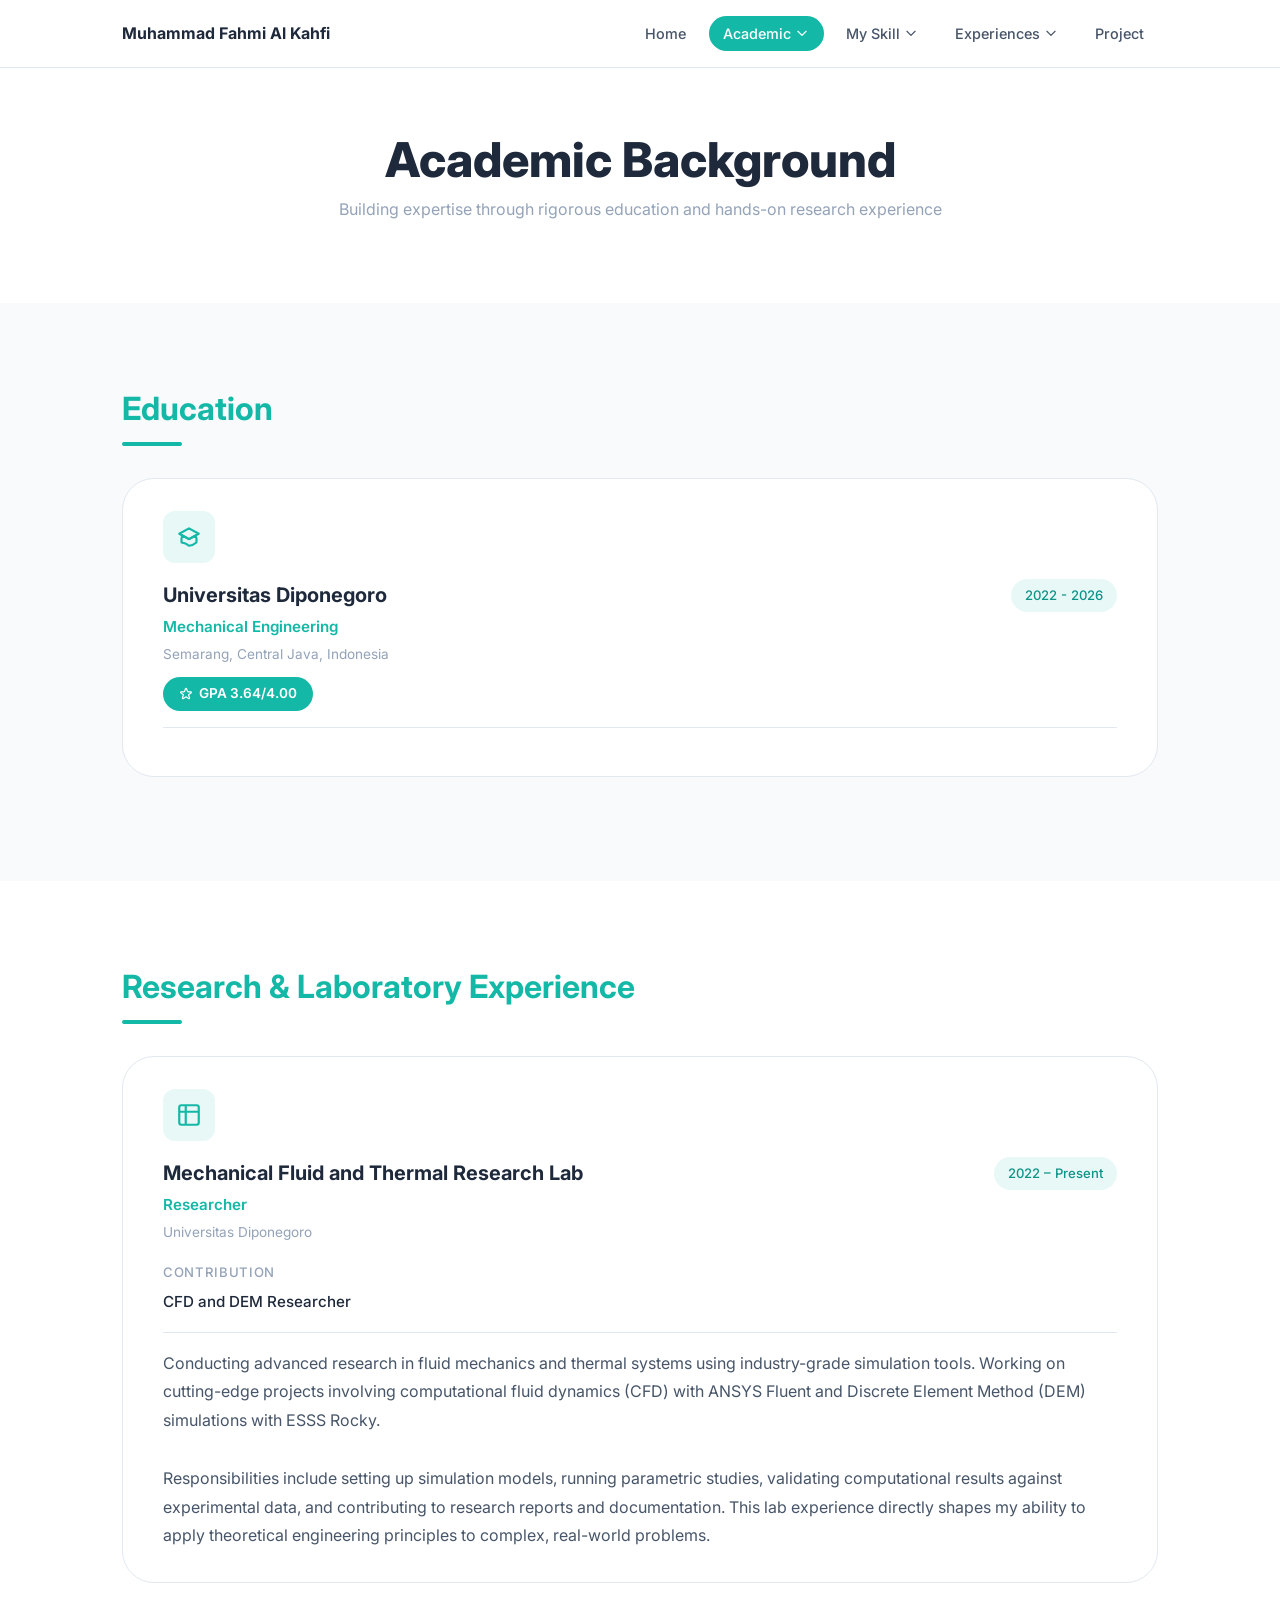
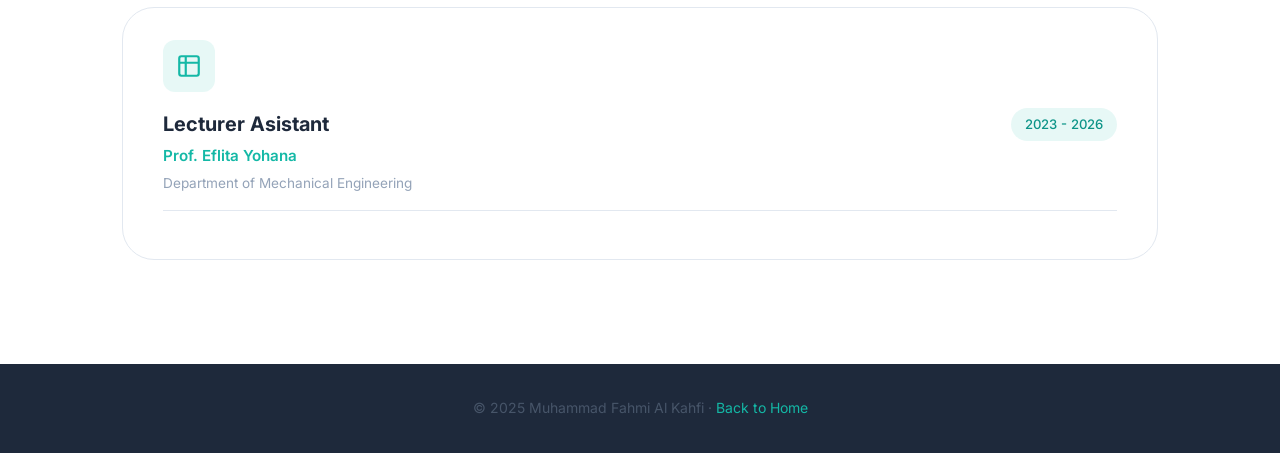
<file: academic.html>
<!DOCTYPE html>
<html lang="en">
<head>
  <meta charset="UTF-8" />
  <meta name="viewport" content="width=device-width, initial-scale=1.0" />
  <title>Academic — Muhammad Fahmi Al Kahfi</title>
  <link rel="stylesheet" href="assets/style.css" />
  <style>
    .academic-card {
      background: var(--white);
      border: 1px solid var(--border);
      border-radius: var(--radius-xl);
      padding: 2rem 2.5rem;
      margin-bottom: 1.5rem;
      transition: box-shadow var(--transition), transform var(--transition);
    }
    .academic-card:hover { box-shadow: var(--shadow-lg); transform: translateY(-3px); }

    .academic-card-header {
      display: flex;
      justify-content: space-between;
      align-items: flex-start;
      flex-wrap: wrap;
      gap: 1rem;
      margin-bottom: 1rem;
    }
    .academic-icon {
      width: 52px; height: 52px;
      background: var(--teal-soft);
      border-radius: var(--radius-md);
      display: flex; align-items: center; justify-content: center;
      color: var(--teal);
      margin-bottom: 1rem;
    }
    .academic-icon svg { width: 26px; height: 26px; }
    .academic-institution { font-size: 1.25rem; font-weight: 700; color: var(--dark); margin-bottom: 0.25rem; }
    .academic-role { color: var(--teal); font-weight: 600; font-size: 0.95rem; margin-bottom: 0.25rem; }
    .academic-meta { font-size: 0.85rem; color: var(--muted); }
    .academic-period {
      background: var(--teal-soft);
      color: var(--teal-dark);
      padding: 6px 14px;
      border-radius: 20px;
      font-size: 0.82rem;
      font-weight: 500;
      white-space: nowrap;
    }
    .gpa-badge {
      display: inline-flex;
      align-items: center;
      gap: 6px;
      background: var(--teal);
      color: var(--white);
      padding: 6px 16px;
      border-radius: 20px;
      font-size: 0.85rem;
      font-weight: 600;
      margin-top: 0.75rem;
    }
    .academic-desc {
      margin-top: 1rem;
      padding-top: 1rem;
      border-top: 1px solid var(--border);
      color: var(--mid);
      line-height: 1.8;
    }
    .paper-link {
      display: inline-flex;
      align-items: center;
      gap: 6px;
      margin-top: 1rem;
      color: var(--teal);
      font-size: 0.875rem;
      font-weight: 500;
      padding: 6px 14px;
      border: 1.5px solid var(--teal);
      border-radius: 20px;
      transition: all var(--transition);
    }
    .paper-link:hover { background: var(--teal); color: var(--white); }
    .paper-link svg { width: 15px; height: 15px; }
    .section-header { margin-bottom: 2rem; }
  </style>
</head>
<body>

<!-- ========== NAVBAR ========== -->
<nav class="navbar">
  <div class="container">
    <a href="index.html" class="nav-brand">Muhammad Fahmi Al Kahfi</a>
    <button class="nav-toggle" aria-label="Toggle menu">
      <svg fill="none" stroke="currentColor" viewBox="0 0 24 24"><path stroke-linecap="round" stroke-linejoin="round" stroke-width="2" d="M4 6h16M4 12h16M4 18h16"/></svg>
    </button>
    <ul class="nav-links">
      <li><a href="index.html" class="nav-link">Home</a></li>
      <li class="nav-item">
        <a href="academic.html" class="nav-link active">
          Academic
          <svg fill="none" stroke="currentColor" viewBox="0 0 24 24"><path stroke-linecap="round" stroke-linejoin="round" stroke-width="2" d="M19 9l-7 7-7-7"/></svg>
        </a>
        <div class="dropdown dropdown-academic">
          <a href="#education">Diponegoro University</a>
          <a href="#research">Mechanical Fluid &amp; Thermal Research Lab</a>
        </div>
      </li>
      <li class="nav-item">
        <a href="skill.html" class="nav-link">
          My Skill
          <svg fill="none" stroke="currentColor" viewBox="0 0 24 24"><path stroke-linecap="round" stroke-linejoin="round" stroke-width="2" d="M19 9l-7 7-7-7"/></svg>
        </a>
        <div class="dropdown dropdown-skill">
          <a href="skill.html#hard">Hard Skill</a>
          <a href="skill.html#soft">Soft Skill</a>
        </div>
      </li>
      <li class="nav-item">
        <a href="experience.html" class="nav-link">
          Experiences
          <svg fill="none" stroke="currentColor" viewBox="0 0 24 24"><path stroke-linecap="round" stroke-linejoin="round" stroke-width="2" d="M19 9l-7 7-7-7"/></svg>
        </a>
        <div class="dropdown">
          <a href="experience.html#professional">Professional</a>
          <a href="experience.html#organisational">Organisational</a>
          <a href="experience.html#other">Other Experience</a>
        </div>
      </li>
      <li><a href="project.html" class="nav-link">Project</a></li>
    </ul>
  </div>
</nav>

<!-- ========== PAGE HERO ========== -->
<div class="section-alt" style="padding: 4rem 0 2rem;">
  <div class="container">
    <h1 class="page-hero-title" data-label="academic.pageTitle">Academic background</h1>
    <p class="page-hero-sub" data-label="academic.pageSub">Building expertise through rigorous education and hands-on research experience</p>
  </div>
</div>

<!-- ========== EDUCATION ========== -->
<section class="section" id="education">
  <div class="container">
    <div class="animate section-header">
      <div class="section-title" data-label="academic.educationTitle">Education</div>
      <div class="divider"></div>
    </div>

    <div id="education-container"><div class="animate academic-card">
      <div class="academic-icon">
        <svg fill="none" stroke="currentColor" viewBox="0 0 24 24"><path stroke-linecap="round" stroke-linejoin="round" stroke-width="2" d="M12 14l9-5-9-5-9 5 9 5z"/><path stroke-linecap="round" stroke-linejoin="round" stroke-width="2" d="M12 14l6.16-3.422a12.083 12.083 0 01.665 6.479A11.952 11.952 0 0012 20.055a11.952 11.952 0 00-6.824-2.998 12.078 12.078 0 01.665-6.479L12 14z"/></svg>
      </div>
      <div class="academic-card-header">
        <div>
          <div class="academic-institution">Universitas Diponegoro</div>
          <div class="academic-role">Bachelor of Mechanical Engineering</div>
          <div class="academic-meta">Semarang, Central Java, Indonesia</div>
          <div class="gpa-badge">
            <svg fill="none" stroke="currentColor" viewBox="0 0 24 24" style="width:14px;height:14px;"><path stroke-linecap="round" stroke-linejoin="round" stroke-width="2" d="M11.049 2.927c.3-.921 1.603-.921 1.902 0l1.519 4.674a1 1 0 00.95.69h4.915c.969 0 1.371 1.24.588 1.81l-3.976 2.888a1 1 0 00-.363 1.118l1.518 4.674c.3.922-.755 1.688-1.538 1.118l-3.976-2.888a1 1 0 00-1.176 0l-3.976 2.888c-.783.57-1.838-.197-1.538-1.118l1.518-4.674a1 1 0 00-.363-1.118l-3.976-2.888c-.784-.57-.38-1.81.588-1.81h4.914a1 1 0 00.951-.69l1.519-4.674z"/></svg>
            GPA 3.64 / 4.00
          </div>
        </div>
        <span class="academic-period">Aug 2022 – Aug 2026 (Expected)</span>
      </div>
      <div class="academic-desc">
        Pursuing a degree in Mechanical Engineering with a strong focus on fluid dynamics, thermal systems, and computational analysis. Engaged in advanced coursework covering heat transfer, fluid mechanics, thermodynamics, and engineering design — building a solid theoretical and practical foundation for tackling complex industry challenges.
        <br><br>
        As a member of the Mechanical Fluid and Thermal Research Lab, I apply classroom knowledge directly in active research projects, developing computational skills with ANSYS Fluent for CFD and ESSS Rocky for DEM simulations.
      </div>
    </div></div>
  </div>
</section>

<!-- ========== RESEARCH / LAB EXPERIENCE ========== -->
<section class="section-alt" id="research">
  <div class="container">
    <div class="animate section-header">
      <div class="section-title" data-label="academic.researchTitle">Research &amp; Laboratory Experience</div>
      <div class="divider"></div>
    </div>

    <div id="research-container"><div class="animate academic-card">
      <div class="academic-icon">
        <svg fill="none" stroke="currentColor" viewBox="0 0 24 24"><path stroke-linecap="round" stroke-linejoin="round" stroke-width="2" d="M9 3H5a2 2 0 00-2 2v4m6-6h10a2 2 0 012 2v4M9 3v18m0 0h10a2 2 0 002-2V9M9 21H5a2 2 0 01-2-2V9m0 0h18"/></svg>
      </div>
      <div class="academic-card-header">
        <div>
          <div class="academic-institution">Mechanical Fluid and Thermal Research Lab</div>
          <div class="academic-role">Research Assistant</div>
          <div class="academic-meta">Universitas Diponegoro · Semarang, Indonesia</div>
        </div>
        <span class="academic-period">2022 – Present</span>
      </div>
      <div style="margin-bottom: 0.75rem;">
        <span style="font-size:0.82rem; color:var(--muted); font-weight:500; text-transform:uppercase; letter-spacing:0.05em;">Contribution</span>
        <p style="margin-top:0.25rem; font-size:0.95rem; color:var(--dark); font-weight:500;">Researcher &amp; Computational Analyst</p>
      </div>
      <div class="academic-desc">
        Conducting advanced research in fluid mechanics and thermal systems using industry-grade simulation tools. Working on cutting-edge projects involving computational fluid dynamics (CFD) with ANSYS Fluent and Discrete Element Method (DEM) simulations with ESSS Rocky.
        <br><br>
        Responsibilities include setting up simulation models, running parametric studies, validating computational results against experimental data, and contributing to research reports and documentation. This lab experience directly shapes my ability to apply theoretical engineering principles to complex, real-world problems.
      </div>
      <!-- Paper link (optional — uncomment when available)
      <a href="#" target="_blank" class="paper-link">
        <svg fill="none" stroke="currentColor" viewBox="0 0 24 24"><path stroke-linecap="round" stroke-linejoin="round" stroke-width="2" d="M10 6H6a2 2 0 00-2 2v10a2 2 0 002 2h10a2 2 0 002-2v-4M14 4h6m0 0v6m0-6L10 14"/></svg>
        View Published Paper
      </a>
      -->
    </div>
  </div></div>
  </div>
</section>

<footer>
  <div class="container">
    <p>© 2025 Muhammad Fahmi Al Kahfi · <a href="index.html">Back to Home</a></p>
  </div>
</footer>

<script src="assets/main.js"></script>
<script src="assets/loader.js" defer></script>
</body>
</html>
</file>
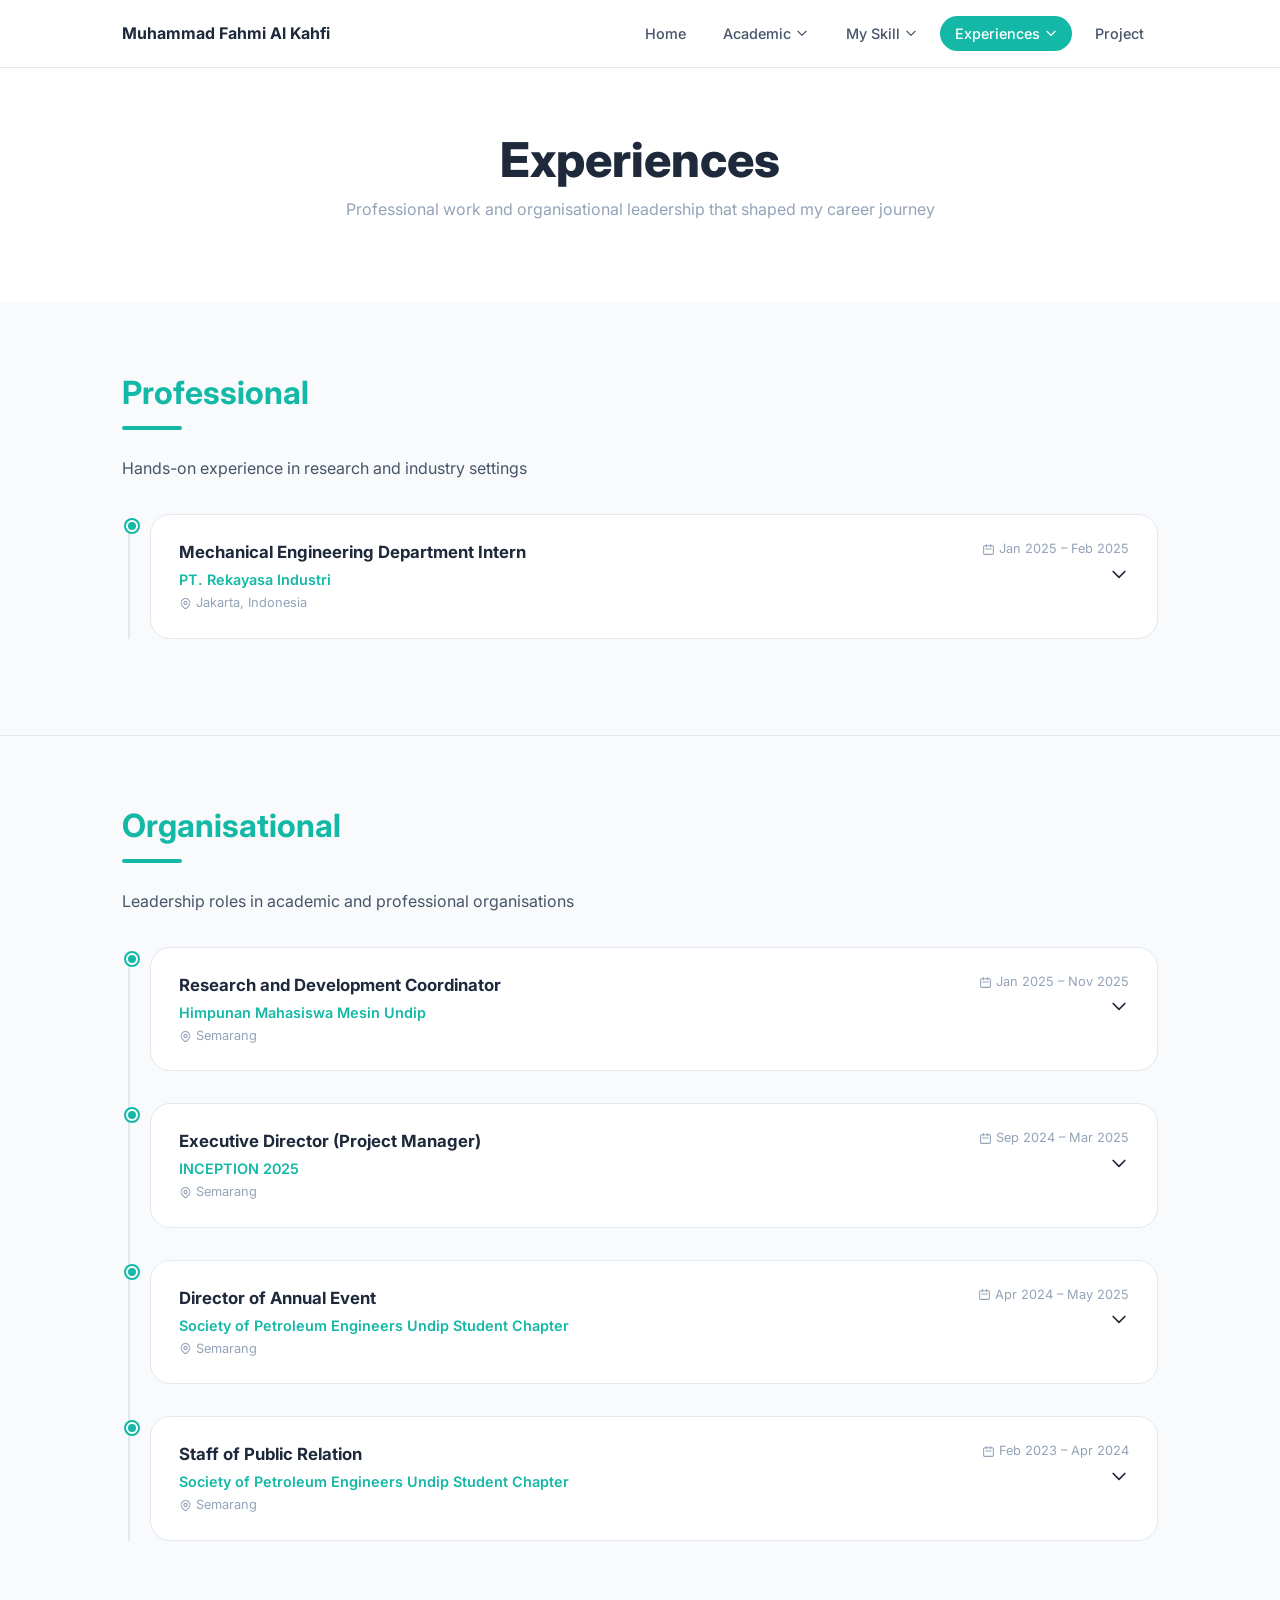
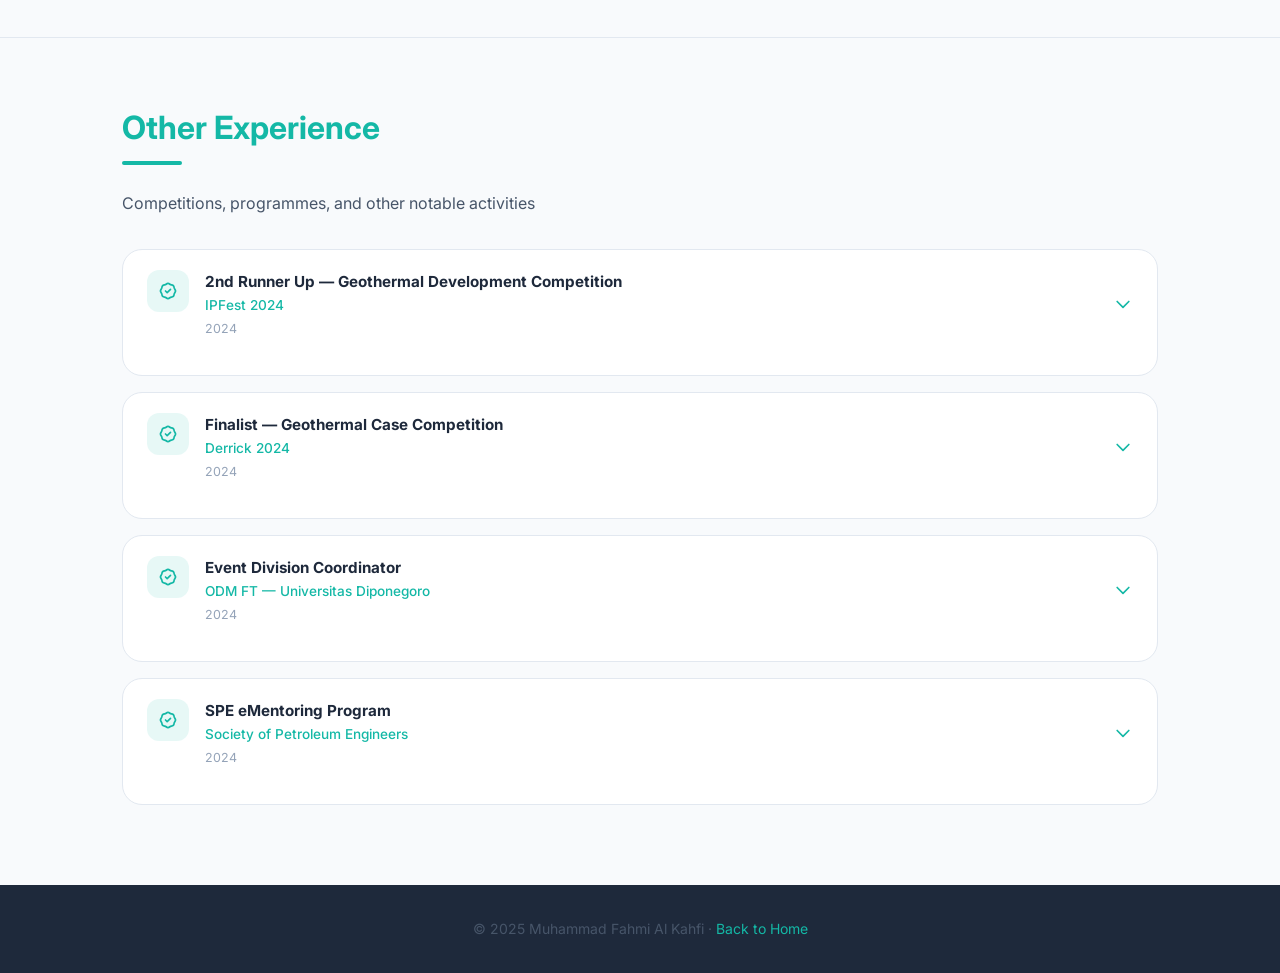
<file: experience.html>
<!DOCTYPE html>
<html lang="en">
<head>
  <meta charset="UTF-8" />
  <meta name="viewport" content="width=device-width, initial-scale=1.0" />
  <title>Experiences — Muhammad Fahmi Al Kahfi</title>
  <link rel="stylesheet" href="assets/style.css" />
  <style>
    .exp-section { padding: 4rem 0; }
    .exp-section:nth-child(even) { background: var(--white); }

    .exp-block { margin-bottom: 1.5rem; }

    /* Timeline entry card */
    .timeline-card {
      background: var(--white);
      border: 1px solid var(--border);
      border-radius: var(--radius-lg);
      padding: 1.5rem 1.75rem;
      transition: box-shadow var(--transition), transform var(--transition);
      cursor: pointer;
    }
    .timeline-card:hover { box-shadow: var(--shadow-lg); transform: translateY(-2px); }

    .tl-header {
      display: flex;
      justify-content: space-between;
      align-items: flex-start;
      flex-wrap: wrap;
      gap: 0.75rem;
    }
    .tl-title { font-size: 1.05rem; font-weight: 700; color: var(--dark); }
    .tl-org { font-size: 0.9rem; color: var(--teal); font-weight: 600; margin-top: 2px; }
    .tl-period {
      font-size: 0.8rem; color: var(--muted);
      display: flex; align-items: center; gap: 4px;
      white-space: nowrap;
    }
    .tl-period svg { width: 13px; height: 13px; }
    .tl-location {
      font-size: 0.8rem; color: var(--muted);
      display: flex; align-items: center; gap: 4px; margin-top: 2px;
    }
    .tl-location svg { width: 13px; height: 13px; }

    .tl-meta-col {
      text-align: right;
      display: flex;
      flex-direction: column;
      align-items: flex-end;
      gap: 4px;
    }

    /* Expand toggle button inside card */
    .tl-expand-btn {
      background: none; border: none; padding: 0;
      color: var(--teal); cursor: pointer; margin-left: 6px;
      display: flex; align-items: center;
    }
    .tl-expand-icon {
      width: 20px; height: 20px;
      transition: transform 0.3s ease;
    }

    /* Expandable description */
    .tl-desc-wrap {
      max-height: 0;
      overflow: hidden;
      transition: max-height 0.4s ease, padding-top 0.3s ease;
    }
    .tl-desc-wrap.open {
      max-height: 400px;
      padding-top: 0.85rem;
    }
    .tl-desc {
      font-size: 0.9rem; color: var(--mid); line-height: 1.75;
      border-top: 1px solid var(--border);
      padding-top: 0.85rem;
    }

    /* Other experience — smaller card */
    .other-card {
      display: flex;
      align-items: flex-start;
      gap: 1rem;
      background: var(--white);
      border: 1px solid var(--border);
      border-radius: var(--radius-lg);
      padding: 1.25rem 1.5rem;
      margin-bottom: 1rem;
      transition: box-shadow var(--transition), transform var(--transition);
    }
    .other-card:hover { box-shadow: var(--shadow-md); transform: translateY(-2px); }
    .other-icon {
      width: 42px; height: 42px;
      background: var(--teal-soft);
      border-radius: var(--radius-md);
      display: flex; align-items: center; justify-content: center;
      color: var(--teal);
      flex-shrink: 0;
    }
    .other-icon svg { width: 20px; height: 20px; }
    .other-title { font-size: 0.95rem; font-weight: 700; color: var(--dark); }
    .other-org { font-size: 0.85rem; color: var(--teal); font-weight: 500; margin-top: 1px; }
    .other-desc { font-size: 0.875rem; color: var(--mid); margin-top: 0.5rem; line-height: 1.7; }
    .other-year { font-size: 0.78rem; color: var(--muted); margin-top: 2px; }

    .section-divider-line {
      border: none;
      border-top: 1px solid var(--border);
      margin: 0;
    }
  </style>
</head>
<body>

<!-- ========== NAVBAR ========== -->
<nav class="navbar">
  <div class="container">
    <a href="index.html" class="nav-brand">Muhammad Fahmi Al Kahfi</a>
    <button class="nav-toggle" aria-label="Toggle menu">
      <svg fill="none" stroke="currentColor" viewBox="0 0 24 24"><path stroke-linecap="round" stroke-linejoin="round" stroke-width="2" d="M4 6h16M4 12h16M4 18h16"/></svg>
    </button>
    <ul class="nav-links">
      <li><a href="index.html" class="nav-link">Home</a></li>
      <li class="nav-item">
        <a href="academic.html" class="nav-link">
          Academic
          <svg fill="none" stroke="currentColor" viewBox="0 0 24 24"><path stroke-linecap="round" stroke-linejoin="round" stroke-width="2" d="M19 9l-7 7-7-7"/></svg>
        </a>
        <div class="dropdown dropdown-academic">
          <a href="academic.html#education">Diponegoro University</a>
          <a href="academic.html#research">Mechanical Fluid &amp; Thermal Research Lab</a>
        </div>
      </li>
      <li class="nav-item">
        <a href="skill.html" class="nav-link">
          My Skill
          <svg fill="none" stroke="currentColor" viewBox="0 0 24 24"><path stroke-linecap="round" stroke-linejoin="round" stroke-width="2" d="M19 9l-7 7-7-7"/></svg>
        </a>
        <div class="dropdown dropdown-skill">
          <a href="skill.html#hard">Hard Skill</a>
          <a href="skill.html#soft">Soft Skill</a>
        </div>
      </li>
      <li class="nav-item">
        <a href="experience.html" class="nav-link active">
          Experiences
          <svg fill="none" stroke="currentColor" viewBox="0 0 24 24"><path stroke-linecap="round" stroke-linejoin="round" stroke-width="2" d="M19 9l-7 7-7-7"/></svg>
        </a>
        <div class="dropdown">
          <a href="#professional">Professional</a>
          <a href="#organisational">Organisational</a>
          <a href="#other">Other Experience</a>
        </div>
      </li>
      <li><a href="project.html" class="nav-link">Project</a></li>
    </ul>
  </div>
</nav>

<!-- ========== PAGE HERO ========== -->
<div class="section-alt" style="padding: 4rem 0 2rem;">
  <div class="container">
    <h1 class="page-hero-title" data-label="experience.pageTitle">Experiences</h1>
    <p class="page-hero-sub" data-label="experience.pageSub">Professional work and organisational leadership that shaped my career journey</p>
  </div>
</div>

<!-- ========== PROFESSIONAL ========== -->
<section class="exp-section" id="professional">
  <div class="container">
    <div class="animate" style="margin-bottom:2rem;">
      <div class="section-title" data-label="experience.professionalTitle">Professional</div>
      <div class="divider"></div>
      <p data-label="experience.professionalSub">Hands-on experience in research and industry settings</p>
    </div>

    <div class="timeline animate" id="professional-timeline">
      <div class="timeline-item">
        <div class="timeline-dot"></div>
        <div class="timeline-card" onclick="toggleTlCard(this)">
          <div class="tl-header">
            <div>
              <div class="tl-title">Mechanical Engineering Department Intern</div>
              <div class="tl-org">PT. Rekayasa Industri</div>
              <div class="tl-location">
                <svg fill="none" stroke="currentColor" viewBox="0 0 24 24"><path stroke-linecap="round" stroke-linejoin="round" stroke-width="2" d="M17.657 16.657L13.414 20.9a1.998 1.998 0 01-2.827 0l-4.244-4.243a8 8 0 1111.314 0z"/><path stroke-linecap="round" stroke-linejoin="round" stroke-width="2" d="M15 11a3 3 0 11-6 0 3 3 0 016 0z"/></svg>
                Jakarta, Indonesia
              </div>
            </div>
            <div class="tl-meta-col">
              <div class="tl-period">
                <svg fill="none" stroke="currentColor" viewBox="0 0 24 24"><path stroke-linecap="round" stroke-linejoin="round" stroke-width="2" d="M8 7V3m8 4V3m-9 8h10M5 21h14a2 2 0 002-2V7a2 2 0 00-2-2H5a2 2 0 00-2 2v12a2 2 0 002 2z"/></svg>
                Jan 2025 – Feb 2025
              </div>
              <svg class="tl-expand-icon" fill="none" stroke="currentColor" viewBox="0 0 24 24"><path stroke-linecap="round" stroke-linejoin="round" stroke-width="2" d="M19 9l-7 7-7-7"/></svg>
            </div>
          </div>
          <div class="tl-desc-wrap">
            <div class="tl-desc">Designed and optimized shell and tube heat exchangers using AutoCAD and HTRI software. Ensured all engineering designs met TEMA (Tubular Exchanger Manufacturers Association) and ASME (American Society of Mechanical Engineers) international standards — gaining direct exposure to industrial engineering workflows, client-driven requirements, and professional design documentation practices.</div>
          </div>
        </div>
      </div>
    </div>
  </div>
</section>

<hr class="section-divider-line" />

<!-- ========== ORGANISATIONAL ========== -->
<section class="exp-section" id="organisational">
  <div class="container">
    <div class="animate" style="margin-bottom:2rem;">
      <div class="section-title" data-label="experience.organisationalTitle">Organisational</div>
      <div class="divider"></div>
      <p data-label="experience.organisationalSub">Leadership roles in academic and professional organisations</p>
    </div>

    <div class="timeline animate" id="organisational-timeline">

      <div class="timeline-item">
        <div class="timeline-dot"></div>
        <div class="timeline-card" onclick="toggleTlCard(this)">
          <div class="tl-header">
            <div>
              <div class="tl-title">Research and Development Coordinator</div>
              <div class="tl-org">Himpunan Mahasiswa Mesin Undip</div>
              <div class="tl-location"><svg fill="none" stroke="currentColor" viewBox="0 0 24 24"><path stroke-linecap="round" stroke-linejoin="round" stroke-width="2" d="M17.657 16.657L13.414 20.9a1.998 1.998 0 01-2.827 0l-4.244-4.243a8 8 0 1111.314 0z"/><path stroke-linecap="round" stroke-linejoin="round" stroke-width="2" d="M15 11a3 3 0 11-6 0 3 3 0 016 0z"/></svg> Semarang</div>
            </div>
            <div class="tl-meta-col">
              <div class="tl-period"><svg fill="none" stroke="currentColor" viewBox="0 0 24 24"><path stroke-linecap="round" stroke-linejoin="round" stroke-width="2" d="M8 7V3m8 4V3m-9 8h10M5 21h14a2 2 0 002-2V7a2 2 0 00-2-2H5a2 2 0 00-2 2v12a2 2 0 002 2z"/></svg> Jan 2025 – Nov 2025</div>
              <svg class="tl-expand-icon" fill="none" stroke="currentColor" viewBox="0 0 24 24"><path stroke-linecap="round" stroke-linejoin="round" stroke-width="2" d="M19 9l-7 7-7-7"/></svg>
            </div>
          </div>
          <div class="tl-desc-wrap">
            <div class="tl-desc">Managed organizational programs for 100+ staff members, ensuring all initiatives achieved target satisfaction metrics through OKR frameworks and rigorous KPI monitoring — elevating performance standards across the entire organization systematically.</div>
          </div>
        </div>
      </div>

      <div class="timeline-item">
        <div class="timeline-dot"></div>
        <div class="timeline-card" onclick="toggleTlCard(this)">
          <div class="tl-header">
            <div>
              <div class="tl-title">Executive Director (Project Manager)</div>
              <div class="tl-org">INCEPTION 2025</div>
              <div class="tl-location"><svg fill="none" stroke="currentColor" viewBox="0 0 24 24"><path stroke-linecap="round" stroke-linejoin="round" stroke-width="2" d="M17.657 16.657L13.414 20.9a1.998 1.998 0 01-2.827 0l-4.244-4.243a8 8 0 1111.314 0z"/><path stroke-linecap="round" stroke-linejoin="round" stroke-width="2" d="M15 11a3 3 0 11-6 0 3 3 0 016 0z"/></svg> Semarang</div>
            </div>
            <div class="tl-meta-col">
              <div class="tl-period"><svg fill="none" stroke="currentColor" viewBox="0 0 24 24"><path stroke-linecap="round" stroke-linejoin="round" stroke-width="2" d="M8 7V3m8 4V3m-9 8h10M5 21h14a2 2 0 002-2V7a2 2 0 00-2-2H5a2 2 0 00-2 2v12a2 2 0 002 2z"/></svg> Sep 2024 – Mar 2025</div>
              <svg class="tl-expand-icon" fill="none" stroke="currentColor" viewBox="0 0 24 24"><path stroke-linecap="round" stroke-linejoin="round" stroke-width="2" d="M19 9l-7 7-7-7"/></svg>
            </div>
          </div>
          <div class="tl-desc-wrap">
            <div class="tl-desc">Directed the biggest Petroleum Event and Competition at Undip — a collaboration between SPE Undip, SRE Undip, and IATMI SM Undip. Secured 90+ competing teams from 10+ universities across Indonesia, managed four competitions with a total prize pool exceeding IDR 30 million, grew social media following by 1,000+ (+30%) in two months, and achieved 154,000 views with 1,500+ interactions.</div>
          </div>
        </div>
      </div>

      <div class="timeline-item">
        <div class="timeline-dot"></div>
        <div class="timeline-card" onclick="toggleTlCard(this)">
          <div class="tl-header">
            <div>
              <div class="tl-title">Director of Annual Event</div>
              <div class="tl-org">Society of Petroleum Engineers Undip Student Chapter</div>
              <div class="tl-location"><svg fill="none" stroke="currentColor" viewBox="0 0 24 24"><path stroke-linecap="round" stroke-linejoin="round" stroke-width="2" d="M17.657 16.657L13.414 20.9a1.998 1.998 0 01-2.827 0l-4.244-4.243a8 8 0 1111.314 0z"/><path stroke-linecap="round" stroke-linejoin="round" stroke-width="2" d="M15 11a3 3 0 11-6 0 3 3 0 016 0z"/></svg> Semarang</div>
            </div>
            <div class="tl-meta-col">
              <div class="tl-period"><svg fill="none" stroke="currentColor" viewBox="0 0 24 24"><path stroke-linecap="round" stroke-linejoin="round" stroke-width="2" d="M8 7V3m8 4V3m-9 8h10M5 21h14a2 2 0 002-2V7a2 2 0 00-2-2H5a2 2 0 00-2 2v12a2 2 0 002 2z"/></svg> Apr 2024 – May 2025</div>
              <svg class="tl-expand-icon" fill="none" stroke="currentColor" viewBox="0 0 24 24"><path stroke-linecap="round" stroke-linejoin="round" stroke-width="2" d="M19 9l-7 7-7-7"/></svg>
            </div>
          </div>
          <div class="tl-desc-wrap">
            <div class="tl-desc">Planned and executed the flagship annual event for SPE Undip SC. Organized professional development sessions with speakers from Malaysia's and Indonesia's national oil and gas companies — equipping staff with industry-grade project management and human resource management knowledge.</div>
          </div>
        </div>
      </div>

      <div class="timeline-item">
        <div class="timeline-dot inactive"></div>
        <div class="timeline-card" onclick="toggleTlCard(this)">
          <div class="tl-header">
            <div>
              <div class="tl-title">Staff of Public Relation</div>
              <div class="tl-org">Society of Petroleum Engineers Undip Student Chapter</div>
              <div class="tl-location"><svg fill="none" stroke="currentColor" viewBox="0 0 24 24"><path stroke-linecap="round" stroke-linejoin="round" stroke-width="2" d="M17.657 16.657L13.414 20.9a1.998 1.998 0 01-2.827 0l-4.244-4.243a8 8 0 1111.314 0z"/><path stroke-linecap="round" stroke-linejoin="round" stroke-width="2" d="M15 11a3 3 0 11-6 0 3 3 0 016 0z"/></svg> Semarang</div>
            </div>
            <div class="tl-meta-col">
              <div class="tl-period"><svg fill="none" stroke="currentColor" viewBox="0 0 24 24"><path stroke-linecap="round" stroke-linejoin="round" stroke-width="2" d="M8 7V3m8 4V3m-9 8h10M5 21h14a2 2 0 002-2V7a2 2 0 00-2-2H5a2 2 0 00-2 2v12a2 2 0 002 2z"/></svg> Feb 2023 – Apr 2024</div>
              <svg class="tl-expand-icon" fill="none" stroke="currentColor" viewBox="0 0 24 24"><path stroke-linecap="round" stroke-linejoin="round" stroke-width="2" d="M19 9l-7 7-7-7"/></svg>
            </div>
          </div>
          <div class="tl-desc-wrap">
            <div class="tl-desc">Served as Project Manager for the SPE Company Visit to Baker Hughes — organizing a comprehensive industry exposure program and short course for 30+ Undip students, building professional networks and industry awareness for fellow engineering students.</div>
          </div>
        </div>
      </div>

    </div>
  </div>
</section>

<hr class="section-divider-line" />

<!-- ========== OTHER EXPERIENCE ========== -->
<section class="exp-section" id="other">
  <div class="container">
    <div class="animate" style="margin-bottom:2rem;">
      <div class="section-title" data-label="experience.otherTitle">Other Experience</div>
      <div class="divider"></div>
      <p data-label="experience.otherSub">Competitions, volunteer work, and professional development activities</p>
    </div>

    <div class="animate" id="other-timeline">

      <div class="other-card" onclick="toggleOtherCard(this)" style="cursor:pointer; flex-direction:column; align-items:stretch;">
        <div style="display:flex; align-items:flex-start; gap:1rem;">
          <div class="other-icon">
            <svg fill="none" stroke="currentColor" viewBox="0 0 24 24"><path stroke-linecap="round" stroke-linejoin="round" stroke-width="2" d="M9 12l2 2 4-4M7.835 4.697a3.42 3.42 0 001.946-.806 3.42 3.42 0 014.438 0 3.42 3.42 0 001.946.806 3.42 3.42 0 013.138 3.138 3.42 3.42 0 00.806 1.946 3.42 3.42 0 010 4.438 3.42 3.42 0 00-.806 1.946 3.42 3.42 0 01-3.138 3.138 3.42 3.42 0 00-1.946.806 3.42 3.42 0 01-4.438 0 3.42 3.42 0 00-1.946-.806 3.42 3.42 0 01-3.138-3.138 3.42 3.42 0 00-.806-1.946 3.42 3.42 0 010-4.438 3.42 3.42 0 00.806-1.946 3.42 3.42 0 013.138-3.138z"/></svg>
          </div>
          <div style="flex:1;">
            <div style="display:flex; justify-content:space-between; align-items:center;">
              <div>
                <div class="other-title">2nd Runner Up — Geothermal Development Competition</div>
                <div class="other-org">IPFest 2024</div>
                <div class="other-year">2024</div>
              </div>
              <svg class="tl-expand-icon" fill="none" stroke="currentColor" viewBox="0 0 24 24" style="flex-shrink:0; color:var(--teal);"><path stroke-linecap="round" stroke-linejoin="round" stroke-width="2" d="M19 9l-7 7-7-7"/></svg>
            </div>
          </div>
        </div>
        <div class="tl-desc-wrap" style="padding-left:3.5rem;">
          <div class="tl-desc">Led the team as Team Leader in the national Geothermal Development Competition, securing 2nd Runner Up position among engineering teams from universities across Indonesia — delivering a full resource assessment and plant engineering proposal.</div>
        </div>
      </div>

      <div class="other-card" onclick="toggleOtherCard(this)" style="cursor:pointer; flex-direction:column; align-items:stretch;">
        <div style="display:flex; align-items:flex-start; gap:1rem;">
          <div class="other-icon">
            <svg fill="none" stroke="currentColor" viewBox="0 0 24 24"><path stroke-linecap="round" stroke-linejoin="round" stroke-width="2" d="M9 12l2 2 4-4M7.835 4.697a3.42 3.42 0 001.946-.806 3.42 3.42 0 014.438 0 3.42 3.42 0 001.946.806 3.42 3.42 0 013.138 3.138 3.42 3.42 0 00.806 1.946 3.42 3.42 0 010 4.438 3.42 3.42 0 00-.806 1.946 3.42 3.42 0 01-3.138 3.138 3.42 3.42 0 00-1.946.806 3.42 3.42 0 01-4.438 0 3.42 3.42 0 00-1.946-.806 3.42 3.42 0 01-3.138-3.138 3.42 3.42 0 00-.806-1.946 3.42 3.42 0 010-4.438 3.42 3.42 0 00.806-1.946 3.42 3.42 0 013.138-3.138z"/></svg>
          </div>
          <div style="flex:1;">
            <div style="display:flex; justify-content:space-between; align-items:center;">
              <div>
                <div class="other-title">Finalist — Geothermal Case Competition</div>
                <div class="other-org">Derrick 2024</div>
                <div class="other-year">2024</div>
              </div>
              <svg class="tl-expand-icon" fill="none" stroke="currentColor" viewBox="0 0 24 24" style="flex-shrink:0; color:var(--teal);"><path stroke-linecap="round" stroke-linejoin="round" stroke-width="2" d="M19 9l-7 7-7-7"/></svg>
            </div>
          </div>
        </div>
        <div class="tl-desc-wrap" style="padding-left:3.5rem;">
          <div class="tl-desc">Led team to reach the Finalist stage in the national Derrick 2024 Geothermal Case Competition — integrating technical engineering analysis with economic and environmental considerations in a comprehensive geothermal exploitation strategy.</div>
        </div>
      </div>

      <div class="other-card" onclick="toggleOtherCard(this)" style="cursor:pointer; flex-direction:column; align-items:stretch;">
        <div style="display:flex; align-items:flex-start; gap:1rem;">
          <div class="other-icon">
            <svg fill="none" stroke="currentColor" viewBox="0 0 24 24"><path stroke-linecap="round" stroke-linejoin="round" stroke-width="2" d="M17 20h5v-2a3 3 0 00-5.356-1.857M17 20H7m10 0v-2c0-.656-.126-1.283-.356-1.857M7 20H2v-2a3 3 0 015.356-1.857M7 20v-2c0-.656.126-1.283.356-1.857m0 0a5.002 5.002 0 019.288 0M15 7a3 3 0 11-6 0 3 3 0 016 0z"/></svg>
          </div>
          <div style="flex:1;">
            <div style="display:flex; justify-content:space-between; align-items:center;">
              <div>
                <div class="other-title">Event Division Coordinator</div>
                <div class="other-org">ODM FT — Universitas Diponegoro</div>
                <div class="other-year">2024</div>
              </div>
              <svg class="tl-expand-icon" fill="none" stroke="currentColor" viewBox="0 0 24 24" style="flex-shrink:0; color:var(--teal);"><path stroke-linecap="round" stroke-linejoin="round" stroke-width="2" d="M19 9l-7 7-7-7"/></svg>
            </div>
          </div>
        </div>
        <div class="tl-desc-wrap" style="padding-left:3.5rem;">
          <div class="tl-desc">Planned and executed a large-scale orientation event for over 2,000 participants — demonstrating strong logistical coordination, large-scale event management, and the ability to lead teams under pressure.</div>
        </div>
      </div>

      <div class="other-card" onclick="toggleOtherCard(this)" style="cursor:pointer; flex-direction:column; align-items:stretch;">
        <div style="display:flex; align-items:flex-start; gap:1rem;">
          <div class="other-icon">
            <svg fill="none" stroke="currentColor" viewBox="0 0 24 24"><path stroke-linecap="round" stroke-linejoin="round" stroke-width="2" d="M12 6.253v13m0-13C10.832 5.477 9.246 5 7.5 5S4.168 5.477 3 6.253v13C4.168 18.477 5.754 18 7.5 18s3.332.477 4.5 1.253m0-13C13.168 5.477 14.754 5 16.5 5c1.747 0 3.332.477 4.5 1.253v13C19.832 18.477 18.247 18 16.5 18c-1.746 0-3.332.477-4.5 1.253"/></svg>
          </div>
          <div style="flex:1;">
            <div style="display:flex; justify-content:space-between; align-items:center;">
              <div>
                <div class="other-title">SPE eMentoring Program</div>
                <div class="other-org">Society of Petroleum Engineers</div>
                <div class="other-year">2024</div>
              </div>
              <svg class="tl-expand-icon" fill="none" stroke="currentColor" viewBox="0 0 24 24" style="flex-shrink:0; color:var(--teal);"><path stroke-linecap="round" stroke-linejoin="round" stroke-width="2" d="M19 9l-7 7-7-7"/></svg>
            </div>
          </div>
        </div>
        <div class="tl-desc-wrap" style="padding-left:3.5rem;">
          <div class="tl-desc">Participated in the international SPE eMentoring program under the mentorship of Selami Sehsuvaroglu — gaining global professional perspective, industry insights, and career guidance in the petroleum and energy engineering sector.</div>
        </div>
      </div>

    </div>
  </div>
</section>

<footer>
  <div class="container">
    <p>© 2025 Muhammad Fahmi Al Kahfi · <a href="index.html">Back to Home</a></p>
  </div>
</footer>

<script src="assets/main.js"></script>
<script>
  function toggleTlCard(card) {
    const wrap = card.querySelector('.tl-desc-wrap');
    const icon = card.querySelector('.tl-expand-icon');
    const isOpen = wrap.classList.contains('open');
    wrap.classList.toggle('open', !isOpen);
    if (icon) icon.style.transform = isOpen ? 'rotate(0deg)' : 'rotate(180deg)';
  }

  function toggleOtherCard(card) {
    const wrap = card.querySelector('.tl-desc-wrap');
    const icon = card.querySelector('.tl-expand-icon');
    const isOpen = wrap.classList.contains('open');
    wrap.classList.toggle('open', !isOpen);
    if (icon) icon.style.transform = isOpen ? 'rotate(0deg)' : 'rotate(180deg)';
  }
</script>
<script src="assets/loader.js" defer></script>
</body>
</html>
</file>
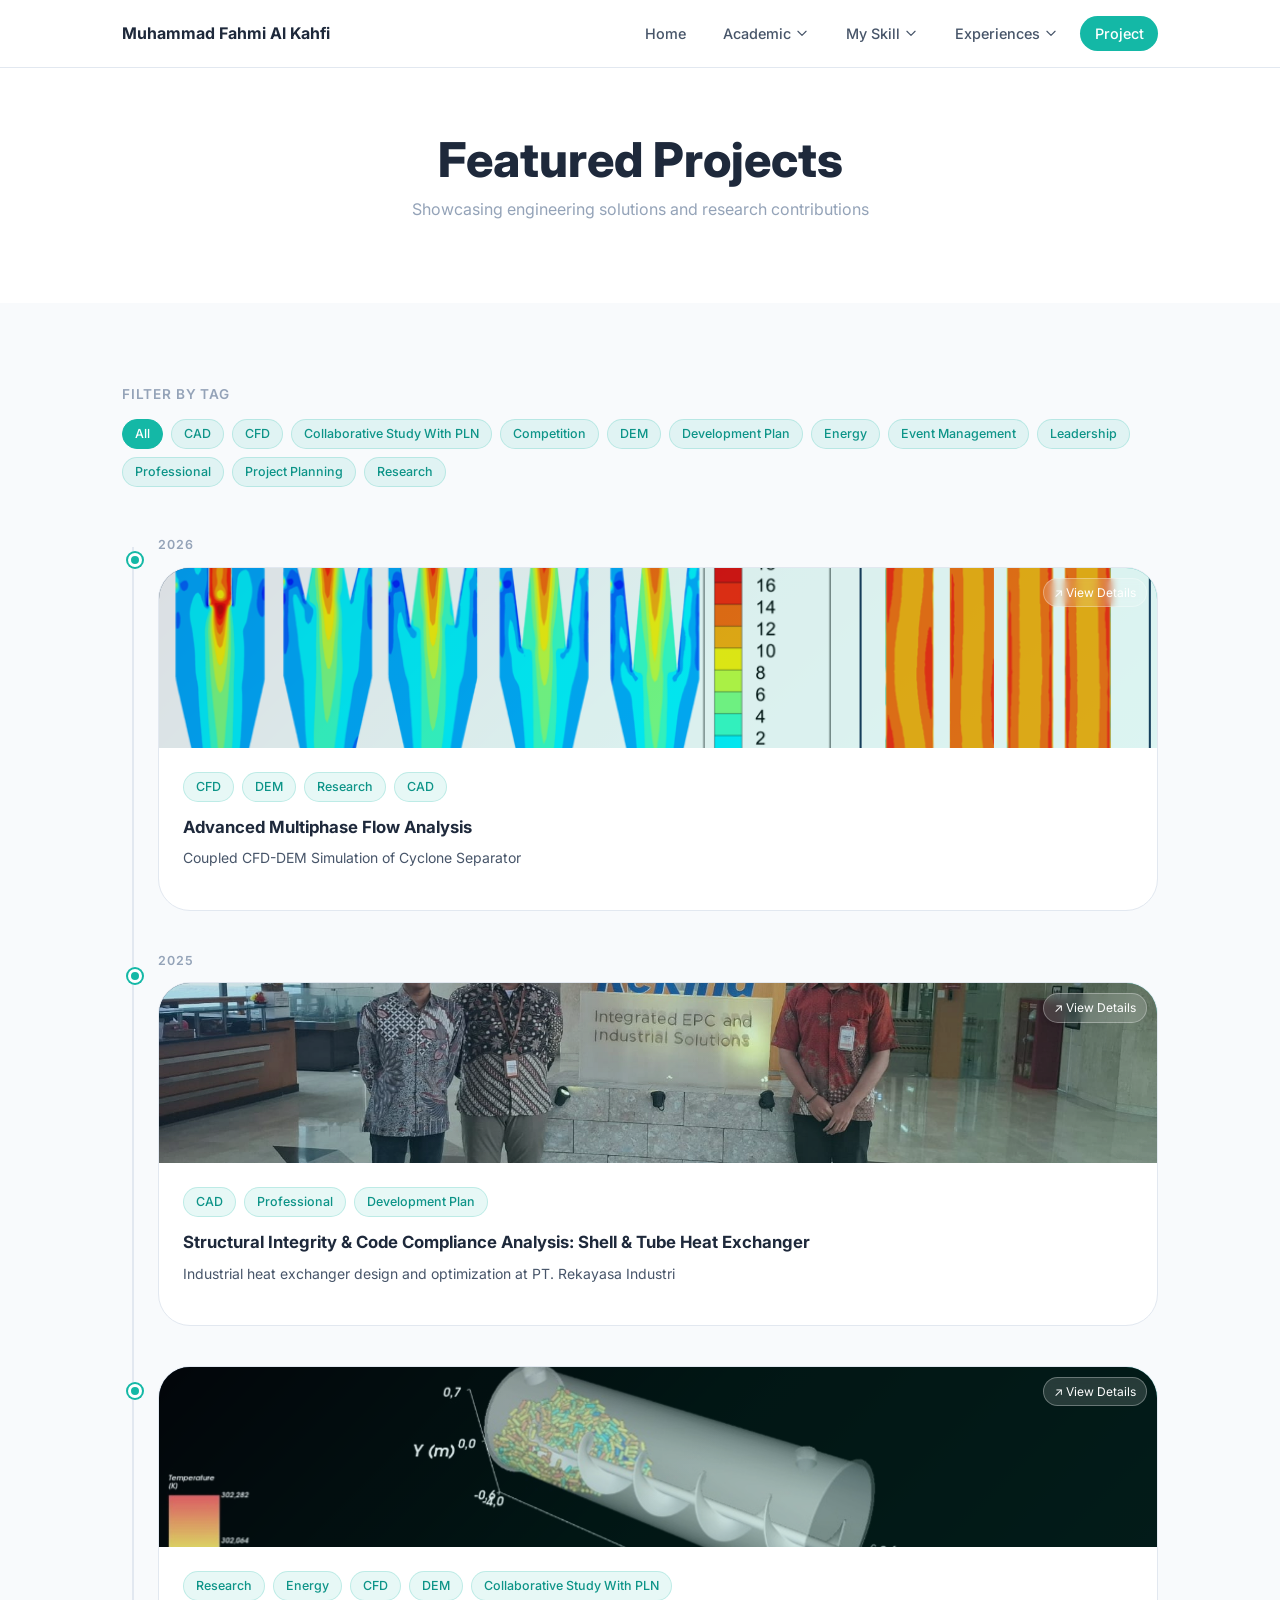
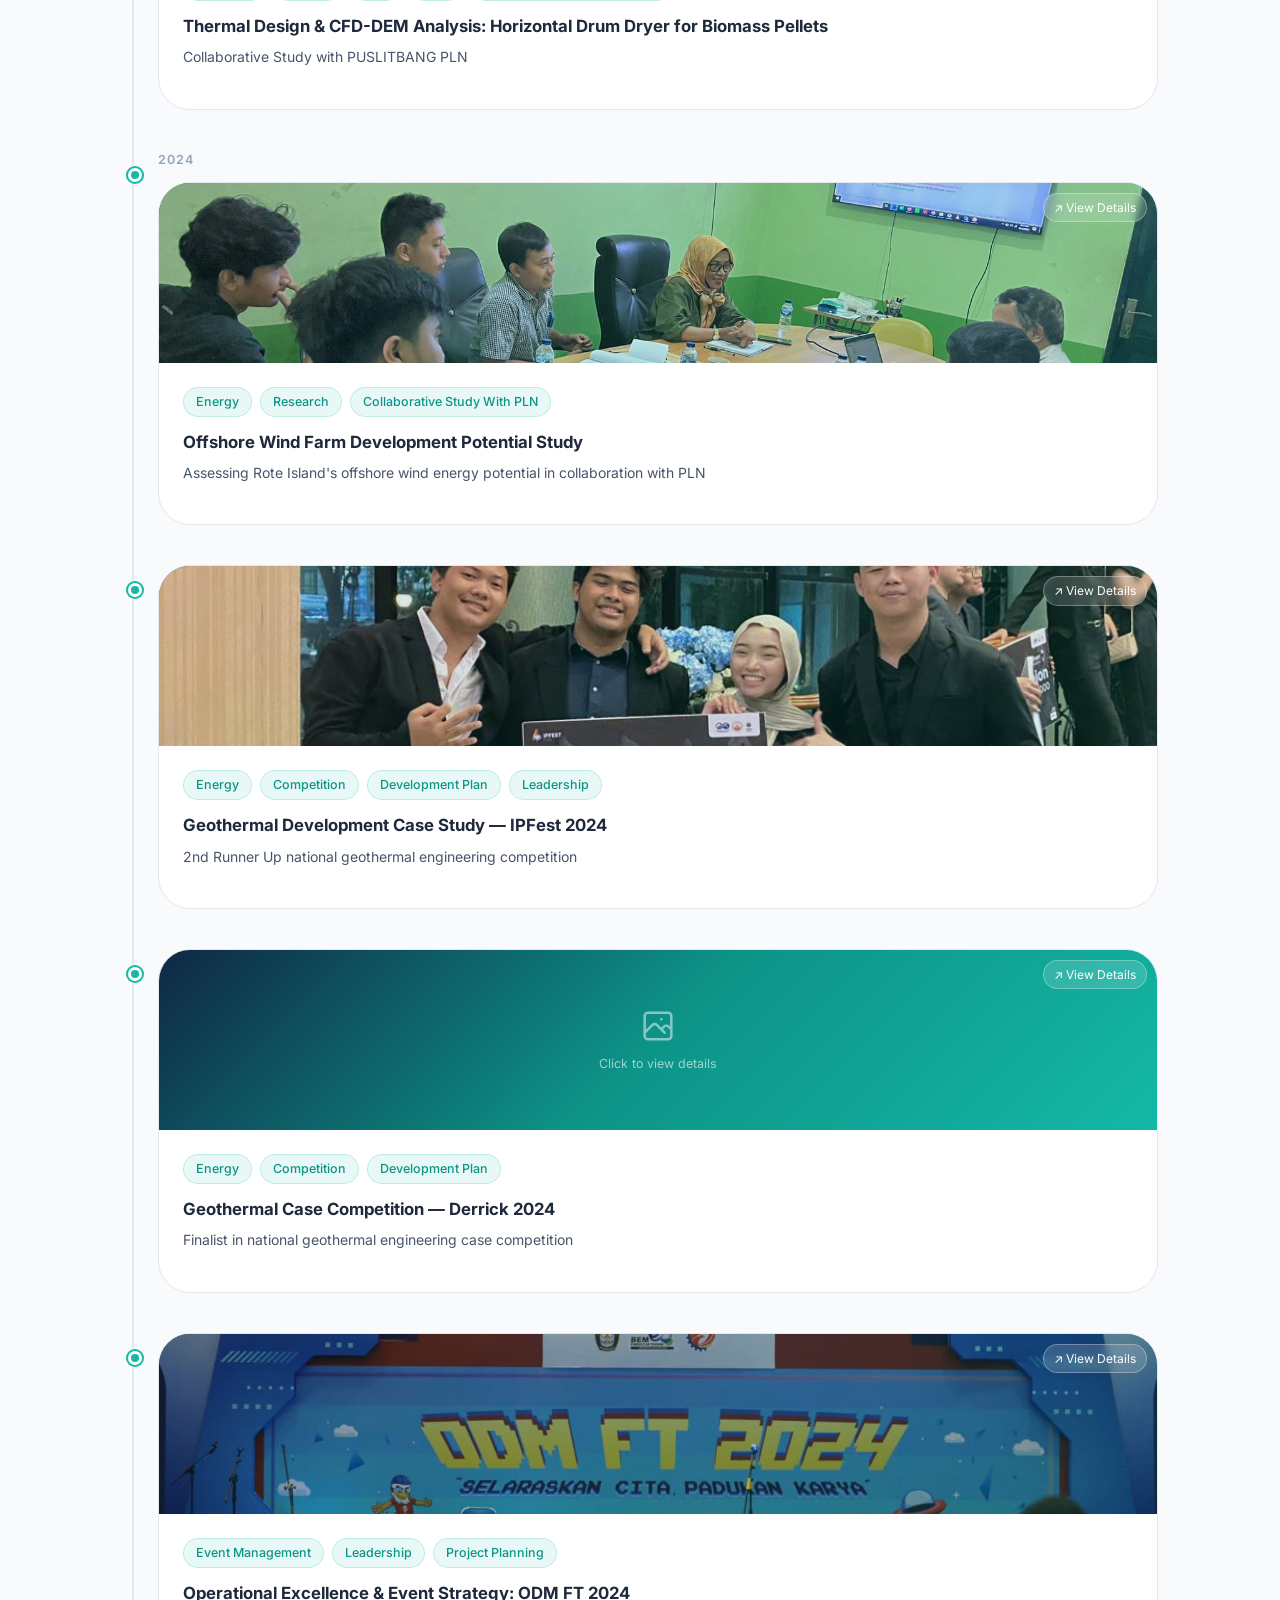
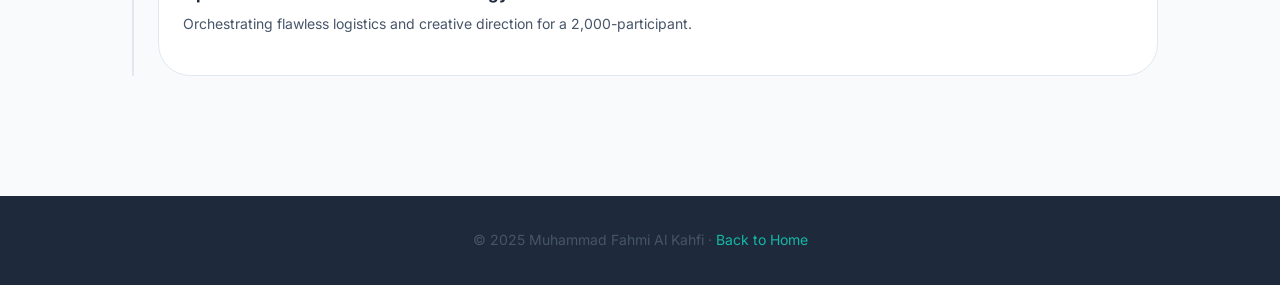
<file: project.html>
<!DOCTYPE html>
<html lang="en">
<head>
  <meta charset="UTF-8" />
  <meta name="viewport" content="width=device-width, initial-scale=1.0" />
  <title>Projects — Muhammad Fahmi Al Kahfi</title>
  <link rel="stylesheet" href="assets/style.css" />
  <style>
    /* ---- Filter Bar ---- */
    .filter-bar {
      display: flex;
      flex-wrap: wrap;
      gap: 0.5rem;
      margin-bottom: 3rem;
    }

    /* ---- Timeline project layout ---- */
    .projects-timeline { position: relative; padding-left: 36px; }
    .projects-timeline::before {
      content: '';
      position: absolute;
      left: 10px; top: 12px; bottom: 0;
      width: 2px;
      background: var(--border);
    }

    .project-item { position: relative; margin-bottom: 2.5rem; }
    .project-item .timeline-dot {
      position: absolute;
      left: -30px; top: 18px;
      width: 14px; height: 14px;
      border-radius: 50%;
      background: var(--teal);
      border: 3px solid var(--white);
      box-shadow: 0 0 0 2px var(--teal);
      z-index: 1;
    }
    .project-year-label {
      font-size: 0.78rem;
      font-weight: 600;
      color: var(--muted);
      text-transform: uppercase;
      letter-spacing: 0.08em;
      margin-bottom: 0.75rem;
    }

    /* ---- Project Card ---- */
    .project-card {
      background: var(--white);
      border: 1px solid var(--border);
      border-radius: var(--radius-xl);
      overflow: hidden;
      cursor: pointer;
      transition: box-shadow var(--transition), transform var(--transition);
    }
    .project-card:hover { box-shadow: var(--shadow-lg); transform: translateY(-4px); }

    .project-thumb {
      height: 180px;
      background: linear-gradient(135deg, #0f2744 0%, #0D9488 50%, #14B8A6 100%);
      position: relative;
      overflow: hidden;
    }
    .project-thumb img {
      width: 100%; height: 100%;
      object-fit: cover;
      opacity: 0.85;
    }
    .project-thumb-placeholder {
      width: 100%; height: 100%;
      display: flex; flex-direction: column;
      align-items: center; justify-content: center;
      gap: 0.5rem;
    }
    .project-thumb-placeholder svg { width: 40px; height: 40px; opacity: 0.5; color: white; }
    .project-thumb-placeholder span { font-size: 0.78rem; color: rgba(255,255,255,0.6); }

    .project-expand-hint {
      position: absolute;
      top: 10px; right: 10px;
      background: rgba(255,255,255,0.15);
      border: 1px solid rgba(255,255,255,0.3);
      color: white;
      font-size: 0.75rem;
      padding: 4px 10px;
      border-radius: 20px;
      backdrop-filter: blur(4px);
    }

    .project-body { padding: 1.5rem; }
    .project-title { font-size: 1.05rem; font-weight: 700; color: var(--dark); margin-bottom: 0.4rem; }
    .project-headline { font-size: 0.875rem; color: var(--mid); margin-bottom: 1rem; line-height: 1.6; }

    /* ---- Modal ---- */
    .modal-thumb {
      height: 220px;
      background: linear-gradient(135deg, #0f2744 0%, #0D9488 50%, #14B8A6 100%);
      border-radius: var(--radius-md);
      margin-bottom: 1.5rem;
      overflow: hidden;
    }
    .modal-thumb img { width: 100%; height: 100%; object-fit: cover; }
    .modal-year-badge {
      display: inline-block;
      padding: 4px 12px;
      background: var(--teal-soft);
      color: var(--teal-dark);
      border-radius: 20px;
      font-size: 0.82rem;
      font-weight: 500;
      margin-bottom: 0.75rem;
    }
    .modal-title { font-size: 1.4rem; font-weight: 800; color: var(--dark); margin-bottom: 0.5rem; }
    .modal-headline { font-size: 0.95rem; color: var(--teal-dark); font-weight: 500; margin-bottom: 1.25rem; }
    .modal-desc { color: var(--mid); line-height: 1.85; margin-bottom: 1.5rem; }
    .modal-ext-link {
      display: inline-flex; align-items: center; gap: 6px;
      background: var(--teal); color: var(--white);
      padding: 8px 18px; border-radius: 20px;
      font-size: 0.875rem; font-weight: 500;
      transition: background var(--transition);
      margin-top: 0.5rem;
    }
    .modal-ext-link:hover { background: var(--teal-dark); }
    .modal-ext-link svg { width: 15px; height: 15px; }
  </style>
</head>
<body>

<!-- ========== NAVBAR ========== -->
<nav class="navbar">
  <div class="container">
    <a href="index.html" class="nav-brand">Muhammad Fahmi Al Kahfi</a>
    <button class="nav-toggle" aria-label="Toggle menu">
      <svg fill="none" stroke="currentColor" viewBox="0 0 24 24"><path stroke-linecap="round" stroke-linejoin="round" stroke-width="2" d="M4 6h16M4 12h16M4 18h16"/></svg>
    </button>
    <ul class="nav-links">
      <li><a href="index.html" class="nav-link">Home</a></li>
      <li class="nav-item">
        <a href="academic.html" class="nav-link">
          Academic
          <svg fill="none" stroke="currentColor" viewBox="0 0 24 24"><path stroke-linecap="round" stroke-linejoin="round" stroke-width="2" d="M19 9l-7 7-7-7"/></svg>
        </a>
        <div class="dropdown dropdown-academic">
          <a href="academic.html#education">Diponegoro University</a>
          <a href="academic.html#research">Mechanical Fluid &amp; Thermal Research Lab</a>
        </div>
      </li>
      <li class="nav-item">
        <a href="skill.html" class="nav-link">
          My Skill
          <svg fill="none" stroke="currentColor" viewBox="0 0 24 24"><path stroke-linecap="round" stroke-linejoin="round" stroke-width="2" d="M19 9l-7 7-7-7"/></svg>
        </a>
        <div class="dropdown dropdown-skill">
          <a href="skill.html#hard">Hard Skill</a>
          <a href="skill.html#soft">Soft Skill</a>
        </div>
      </li>
      <li class="nav-item">
        <a href="experience.html" class="nav-link">
          Experiences
          <svg fill="none" stroke="currentColor" viewBox="0 0 24 24"><path stroke-linecap="round" stroke-linejoin="round" stroke-width="2" d="M19 9l-7 7-7-7"/></svg>
        </a>
        <div class="dropdown">
          <a href="experience.html#professional">Professional</a>
          <a href="experience.html#organisational">Organisational</a>
          <a href="experience.html#other">Other Experience</a>
        </div>
      </li>
      <li><a href="project.html" class="nav-link active">Project</a></li>
    </ul>
  </div>
</nav>

<!-- ========== PAGE HERO ========== -->
<div class="section-alt" style="padding: 4rem 0 2rem;">
  <div class="container">
    <h1 class="page-hero-title" data-label="project.pageTitle">Projects</h1>
    <p class="page-hero-sub" data-label="project.pageSub">Showcasing engineering solutions and research contributions</p>
  </div>
</div>

<!-- ========== PROJECTS ========== -->
<section class="section">
  <div class="container">

    <!-- Filter Tags -->
    <div class="animate">
      <p style="font-size:0.85rem; font-weight:600; color:var(--muted); text-transform:uppercase; letter-spacing:0.06em; margin-bottom:0.75rem;">Filter by tag</p>
      <div class="filter-bar" id="filter-bar">
        <span class="tag filter-tag active" data-tag="All">All</span>
        <span class="tag filter-tag" data-tag="Energy">Energy</span>
        <span class="tag filter-tag" data-tag="Research">Research</span>
        <span class="tag filter-tag" data-tag="CFD">CFD</span>
        <span class="tag filter-tag" data-tag="CAD">CAD</span>
        <span class="tag filter-tag" data-tag="Thermal">Thermal</span>
        <span class="tag filter-tag" data-tag="Competition">Competition</span>
        <span class="tag filter-tag" data-tag="Professional">Professional</span>
      </div>
    </div>

    <!-- Timeline -->
    <div class="projects-timeline animate" id="projects-timeline-container">

      <!-- 2025 -->
      <div class="project-item" data-tags="CAD,Thermal,Professional">
        <div class="timeline-dot"></div>
        <div class="project-year-label">2025</div>
        <div class="project-card" onclick="openProjectModal('heat-exchanger')">
          <div class="project-thumb">
            <div class="project-thumb-placeholder">
              <svg fill="none" stroke="currentColor" viewBox="0 0 24 24"><path stroke-linecap="round" stroke-linejoin="round" stroke-width="1.5" d="M9 3H5a2 2 0 00-2 2v4m6-6h10a2 2 0 012 2v4M9 3v18m0 0h10a2 2 0 002-2V9M9 21H5a2 2 0 01-2-2V9m0 0h18"/></svg>
              <span>Click to view details</span>
            </div>
            <span class="project-expand-hint">↗ View Details</span>
          </div>
          <div class="project-body">
            <div class="tag-row" style="margin-bottom:0.75rem;">
              <span class="tag">CAD</span>
              <span class="tag">Thermal</span>
              <span class="tag">Professional</span>
            </div>
            <div class="project-title">Shell and Tube Heat Exchanger Design</div>
            <div class="project-headline">Industrial heat exchanger design and optimization at PT. Rekayasa Industri — meeting TEMA &amp; ASME international standards</div>
          </div>
        </div>
      </div>

      <!-- 2024 Group -->
      <div class="project-item" data-tags="Energy,Research,CFD">
        <div class="timeline-dot"></div>
        <div class="project-year-label">2024</div>
        <div class="project-card" onclick="openProjectModal('wind-farm')">
          <div class="project-thumb">
            <div class="project-thumb-placeholder">
              <svg fill="none" stroke="currentColor" viewBox="0 0 24 24"><path stroke-linecap="round" stroke-linejoin="round" stroke-width="1.5" d="M13 10V3L4 14h7v7l9-11h-7z"/></svg>
              <span>Click to view details</span>
            </div>
            <span class="project-expand-hint">↗ View Details</span>
          </div>
          <div class="project-body">
            <div class="tag-row" style="margin-bottom:0.75rem;">
              <span class="tag">Energy</span>
              <span class="tag">Research</span>
              <span class="tag">CFD</span>
            </div>
            <div class="project-title">Offshore Wind Farm Development Potential Study</div>
            <div class="project-headline">Assessing Rote Island's offshore wind energy potential — a collaborative study with PLN supporting Indonesia's renewable energy transition</div>
          </div>
        </div>
      </div>

      <div class="project-item" data-tags="Energy,Competition">
        <div class="timeline-dot"></div>
        <div class="project-card" onclick="openProjectModal('geothermal-ipfest')">
          <div class="project-thumb">
            <div class="project-thumb-placeholder">
              <svg fill="none" stroke="currentColor" viewBox="0 0 24 24"><path stroke-linecap="round" stroke-linejoin="round" stroke-width="1.5" d="M17.657 18.657A8 8 0 016.343 7.343S7 9 9 10c0-2 .5-5 2.986-7C14 5 16.09 5.777 17.656 7.343A7.975 7.975 0 0120 13a7.975 7.975 0 01-2.343 5.657z"/></svg>
              <span>Click to view details</span>
            </div>
            <span class="project-expand-hint">↗ View Details</span>
          </div>
          <div class="project-body">
            <div class="tag-row" style="margin-bottom:0.75rem;">
              <span class="tag">Energy</span>
              <span class="tag">Competition</span>
            </div>
            <div class="project-title">Geothermal Development Case Study — IPFest 2024</div>
            <div class="project-headline">2nd Runner Up in the national Geothermal Development Competition — delivering a full resource-to-plant engineering and economic feasibility proposal</div>
          </div>
        </div>
      </div>

      <div class="project-item" data-tags="Energy,Competition">
        <div class="timeline-dot"></div>
        <div class="project-card" onclick="openProjectModal('geothermal-derrick')">
          <div class="project-thumb">
            <div class="project-thumb-placeholder">
              <svg fill="none" stroke="currentColor" viewBox="0 0 24 24"><path stroke-linecap="round" stroke-linejoin="round" stroke-width="1.5" d="M9 12l2 2 4-4m6 2a9 9 0 11-18 0 9 9 0 0118 0z"/></svg>
              <span>Click to view details</span>
            </div>
            <span class="project-expand-hint">↗ View Details</span>
          </div>
          <div class="project-body">
            <div class="tag-row" style="margin-bottom:0.75rem;">
              <span class="tag">Energy</span>
              <span class="tag">Competition</span>
            </div>
            <div class="project-title">Geothermal Case Competition — Derrick 2024</div>
            <div class="project-headline">Finalist in the national Derrick 2024 Geothermal Case Competition — integrating technical, economic, and environmental analysis into a comprehensive exploitation strategy</div>
          </div>
        </div>
      </div>

    </div>
  </div>
</section>

<!-- ========== PROJECT MODAL ========== -->
<div class="modal-overlay" id="project-modal">
  <div class="modal">
    <button class="modal-close" onclick="closeProjectModal()" aria-label="Close">
      <svg fill="none" stroke="currentColor" viewBox="0 0 24 24"><path stroke-linecap="round" stroke-linejoin="round" stroke-width="2" d="M6 18L18 6M6 6l12 12"/></svg>
    </button>
    <div class="modal-swiper" id="modal-swiper">
      <div class="modal-swiper-track" id="modal-swiper-track"></div>
      <button class="modal-swiper-btn modal-swiper-prev" id="modal-swiper-prev" style="display:none;" aria-label="Previous image">
        <svg fill="none" stroke="currentColor" viewBox="0 0 24 24"><path stroke-linecap="round" stroke-linejoin="round" stroke-width="2" d="M15 19l-7-7 7-7"/></svg>
      </button>
      <button class="modal-swiper-btn modal-swiper-next" id="modal-swiper-next" style="display:none;" aria-label="Next image">
        <svg fill="none" stroke="currentColor" viewBox="0 0 24 24"><path stroke-linecap="round" stroke-linejoin="round" stroke-width="2" d="M9 5l7 7-7 7"/></svg>
      </button>
      <div class="modal-swiper-counter" id="modal-swiper-counter" style="display:none;"></div>
    </div>
    <span class="modal-year-badge" id="modal-year">2024</span>
    <h2 class="modal-title" id="modal-title"></h2>
    <p class="modal-headline" id="modal-headline"></p>
    <div class="tag-row" id="modal-tags" style="margin-bottom:1.25rem;"></div>
    <p class="modal-desc" id="modal-desc"></p>
    <a href="#" target="_blank" rel="noopener" class="modal-ext-link" id="modal-link">
      <svg fill="none" stroke="currentColor" viewBox="0 0 24 24"><path stroke-linecap="round" stroke-linejoin="round" stroke-width="2" d="M10 6H6a2 2 0 00-2 2v10a2 2 0 002 2h10a2 2 0 002-2v-4M14 4h6m0 0v6m0-6L10 14"/></svg>
      View External Link
    </a>
  </div>
</div>

<footer>
  <div class="container">
    <p>© 2025 Muhammad Fahmi Al Kahfi · <a href="index.html">Back to Home</a></p>
  </div>
</footer>

<script src="assets/main.js"></script>
<script src="assets/loader.js" defer></script>
<script>
  const projects = [
    {
      id: 'heat-exchanger',
      title: 'Shell and Tube Heat Exchanger Design',
      headline: 'Industrial heat exchanger design and optimization at PT. Rekayasa Industri',
      year: '2025',
      description: 'Designed and optimized shell and tube heat exchangers during internship at PT. Rekayasa Industri. Utilized AutoCAD for detailed component drafting and HTRI software for thermal-hydraulic design and optimization. All designs were rigorously validated against TEMA (Tubular Exchanger Manufacturers Association) and ASME (American Society of Mechanical Engineers) international standards — ensuring both performance and compliance with client requirements.',
      tags: ['CAD', 'Thermal', 'Professional'],
      externalLink: null
    },
    {
      id: 'wind-farm',
      title: 'Offshore Wind Farm Development Potential Study',
      headline: 'Assessing Rote Island\'s offshore wind energy potential in collaboration with PLN',
      year: '2024',
      description: 'A collaborative research study with PLN (Indonesia\'s state electricity company) evaluating the offshore wind farm development potential at Rote Island, Indonesia. The study analyzed wind resource data, site conditions, bathymetry, and projected energy output to support Indonesia\'s ambitious renewable energy transition goals — contributing to the national effort to increase the share of renewables in the energy mix.',
      tags: ['Energy', 'Research', 'CFD'],
      externalLink: null
    },
    {
      id: 'geothermal-ipfest',
      title: 'Geothermal Development Case Study — IPFest 2024',
      headline: '2nd Runner Up in the national Geothermal Development Competition',
      year: '2024',
      description: 'Developed a comprehensive geothermal energy development proposal as team leader for IPFest 2024. The study covered full-cycle resource assessment, well design, surface facility layout, and economic feasibility analysis. Achieved 2nd Runner Up position among engineering teams from universities across Indonesia — demonstrating both technical depth in renewable energy and strategic engineering problem-solving.',
      tags: ['Energy', 'Competition'],
      externalLink: null
    },
    {
      id: 'geothermal-derrick',
      title: 'Geothermal Case Competition — Derrick 2024',
      headline: 'Finalist in national geothermal engineering case competition',
      year: '2024',
      description: 'Reached the Finalist stage in the Derrick 2024 Geothermal Case Competition. Led the team in developing a detailed geothermal energy exploitation strategy, integrating technical engineering analysis with comprehensive environmental impact assessment and economic considerations — showcasing the ability to tackle complex multidisciplinary engineering challenges at a national competitive level.',
      tags: ['Energy', 'Competition'],
      externalLink: null
    }
  ];

  window.portfolioProjects = projects;

  /* ── Image Swiper state ── */
  var _swiperIdx = 0;
  var _swiperTotal = 0;

  function _swiperGo(idx) {
    var track = document.getElementById('modal-swiper-track');
    var counter = document.getElementById('modal-swiper-counter');
    if (!track) return;
    _swiperIdx = Math.max(0, Math.min(idx, _swiperTotal - 1));
    track.style.transform = 'translateX(-' + (_swiperIdx * 100) + '%)';
    if (counter) counter.textContent = (_swiperIdx + 1) + ' / ' + _swiperTotal;
  }

  function openProjectModal(id) {
    const project = (window.portfolioProjects || projects).find(p => p.id === id);
    if (!project) return;

    /* Build image list: prefer images[], fallback to thumbnail */
    const imgList = (project.images && project.images.length)
      ? project.images
      : (project.thumbnail ? [project.thumbnail] : []);

    /* Populate swiper */
    const track   = document.getElementById('modal-swiper-track');
    const prevBtn = document.getElementById('modal-swiper-prev');
    const nextBtn = document.getElementById('modal-swiper-next');
    const counter = document.getElementById('modal-swiper-counter');

    if (track) {
      if (imgList.length) {
        track.innerHTML = imgList.map(function(src) {
          return '<div class="modal-swiper-slide"><img src="' + src + '" alt="' + project.title + '"></div>';
        }).join('');
        _swiperTotal = imgList.length;
        _swiperIdx   = 0;
        track.style.transform = 'translateX(0)';
        const multi = imgList.length > 1;
        if (prevBtn) prevBtn.style.display = multi ? 'flex' : 'none';
        if (nextBtn) nextBtn.style.display = multi ? 'flex' : 'none';
        if (counter) { counter.style.display = multi ? 'block' : 'none'; counter.textContent = '1 / ' + imgList.length; }
      } else {
        track.innerHTML = '<div class="modal-swiper-slide"><div class="modal-swiper-placeholder">' +
          '<svg fill="none" stroke="currentColor" viewBox="0 0 24 24"><path stroke-linecap="round" stroke-linejoin="round" stroke-width="1.5" d="M4 16l4.586-4.586a2 2 0 012.828 0L16 16m-2-2l1.586-1.586a2 2 0 012.828 0L20 14m-6-6h.01M6 20h12a2 2 0 002-2V6a2 2 0 00-2-2H6a2 2 0 00-2 2v12a2 2 0 002 2z"/></svg>' +
          '<span>No images yet — upload via dashboard</span></div></div>';
        _swiperTotal = 1;
        if (prevBtn) prevBtn.style.display = 'none';
        if (nextBtn) nextBtn.style.display = 'none';
        if (counter) counter.style.display = 'none';
      }
    }

    document.getElementById('modal-title').textContent = project.title;
    document.getElementById('modal-headline').textContent = project.headline;
    document.getElementById('modal-year').textContent = project.year;
    document.getElementById('modal-desc').textContent = project.description;
    document.getElementById('modal-tags').innerHTML = project.tags.map(t => `<span class="tag">${t}</span>`).join('');
    const linkEl = document.getElementById('modal-link');
    if (project.externalLink) { linkEl.href = project.externalLink; linkEl.style.display = 'inline-flex'; }
    else { linkEl.style.display = 'none'; }
    document.getElementById('project-modal').classList.add('open');
    document.body.style.overflow = 'hidden';
  }

  function closeProjectModal() {
    document.getElementById('project-modal').classList.remove('open');
    document.body.style.overflow = '';
  }

  /* Swiper button listeners */
  document.getElementById('modal-swiper-prev').addEventListener('click', function(e) {
    e.stopPropagation(); _swiperGo(_swiperIdx - 1);
  });
  document.getElementById('modal-swiper-next').addEventListener('click', function(e) {
    e.stopPropagation(); _swiperGo(_swiperIdx + 1);
  });

  /* Keyboard navigation inside modal */
  document.addEventListener('keydown', function(e) {
    if (!document.getElementById('project-modal').classList.contains('open')) return;
    if (e.key === 'ArrowLeft')  _swiperGo(_swiperIdx - 1);
    if (e.key === 'ArrowRight') _swiperGo(_swiperIdx + 1);
  });

  document.getElementById('project-modal').addEventListener('click', function(e) {
    if (e.target === this) closeProjectModal();
  });

  document.addEventListener('keydown', e => { if (e.key === 'Escape') closeProjectModal(); });

  /* Tag filter */
  document.querySelectorAll('.filter-tag').forEach(tag => {
    tag.addEventListener('click', () => {
      document.querySelectorAll('.filter-tag').forEach(t => t.classList.remove('active'));
      tag.classList.add('active');
      const selected = tag.dataset.tag;
      document.querySelectorAll('.project-item').forEach(item => {
        item.style.display = (selected === 'All' || item.dataset.tags.includes(selected)) ? '' : 'none';
      });
    });
  });
</script>
</body>
</html>
</file>
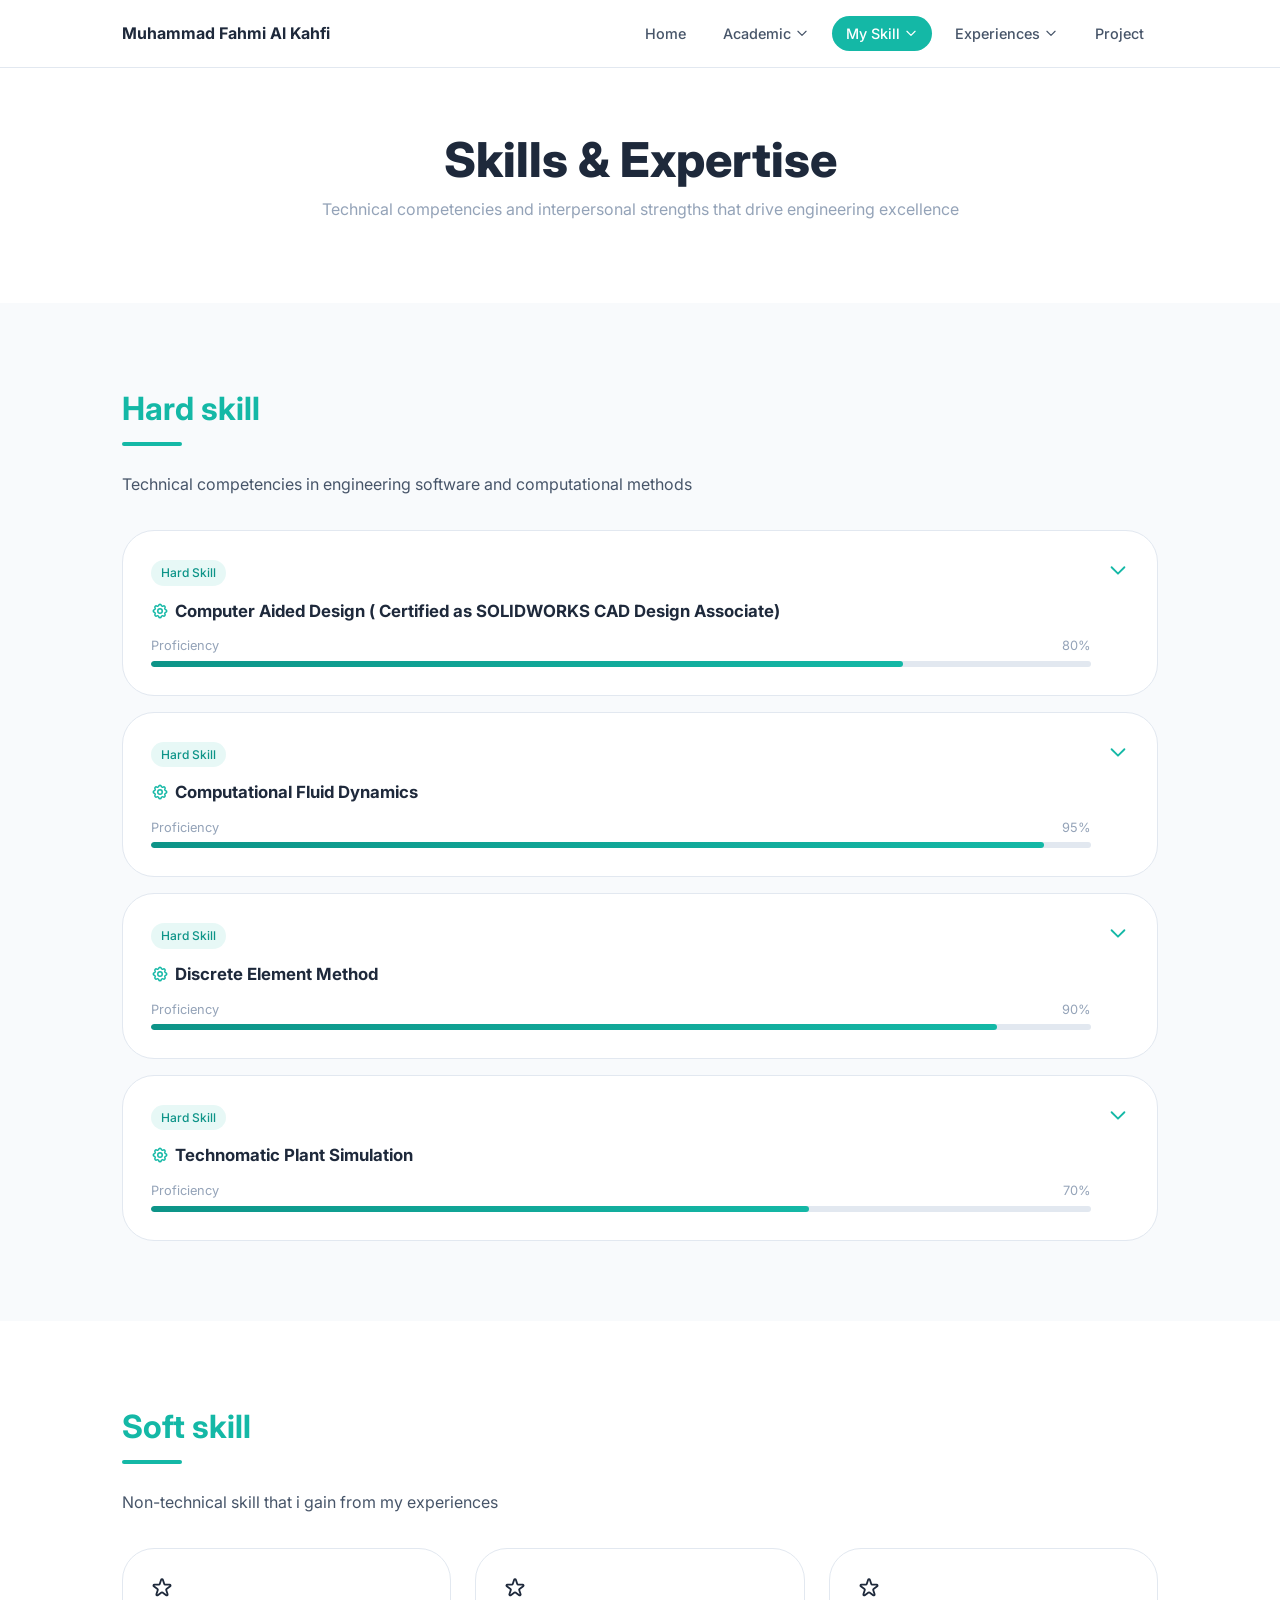
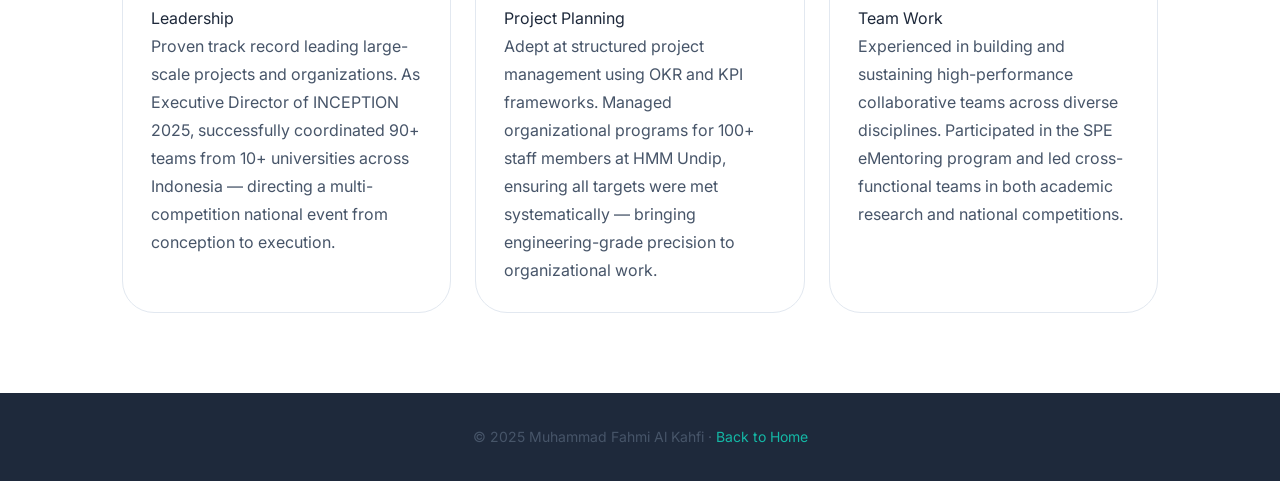
<file: skill.html>
<!DOCTYPE html>
<html lang="en">
<head>
  <meta charset="UTF-8" />
  <meta name="viewport" content="width=device-width, initial-scale=1.0" />
  <title>My Skill — Muhammad Fahmi Al Kahfi</title>
  <link rel="stylesheet" href="assets/style.css" />
  <style>
    .skill-card {
      background: var(--white);
      border: 1px solid var(--border);
      border-radius: var(--radius-xl);
      padding: 1.75rem;
      transition: box-shadow var(--transition);
    }
    .skill-card:hover { box-shadow: var(--shadow-lg); }

    .skill-card-header {
      display: flex;
      justify-content: space-between;
      align-items: flex-start;
      gap: 1rem;
      cursor: pointer;
      user-select: none;
    }
    .skill-info { flex: 1; }
    .skill-title { font-size: 1.05rem; font-weight: 700; color: var(--dark); margin-bottom: 0.2rem; }
    .skill-type-badge {
      display: inline-block;
      padding: 3px 10px;
      border-radius: 20px;
      font-size: 0.75rem;
      font-weight: 500;
      background: var(--teal-soft);
      color: var(--teal-dark);
      margin-bottom: 0.75rem;
    }
    .expand-btn {
      background: none;
      border: none;
      padding: 0;
      color: var(--teal);
      flex-shrink: 0;
    }
    .expand-icon {
      width: 22px; height: 22px;
      transition: transform 0.3s ease;
      display: block;
    }

    /* expand panel */
    .expand-panel { max-height: 0; overflow: hidden; transition: max-height 0.4s ease; }
    .expand-panel.open { max-height: 700px; }
    .expand-panel-inner {
      padding-top: 1.25rem;
      border-top: 1px solid var(--border);
      margin-top: 1.25rem;
    }
    .expand-panel-inner p { font-size: 0.95rem; color: var(--mid); line-height: 1.8; margin-bottom: 1rem; }

    .cert-link {
      display: inline-flex; align-items: center; gap: 6px;
      color: var(--teal); font-size: 0.875rem; font-weight: 500;
      padding: 6px 14px;
      border: 1.5px solid var(--teal);
      border-radius: 20px;
      transition: all var(--transition);
      margin-top: 0.5rem;
    }
    .cert-link:hover { background: var(--teal); color: var(--white); }
    .cert-link svg { width: 14px; height: 14px; }

    /* soft skill card */
    .soft-card {
      background: var(--white);
      border: 1px solid var(--border);
      border-radius: var(--radius-xl);
      padding: 1.75rem;
      transition: box-shadow var(--transition), transform var(--transition);
      cursor: pointer;
    }
    .soft-card:hover { box-shadow: var(--shadow-lg); transform: translateY(-3px); }
    .soft-card-icon {
      width: 46px; height: 46px;
      background: var(--teal-soft);
      border-radius: var(--radius-md);
      display: flex; align-items: center; justify-content: center;
      color: var(--teal);
      margin-bottom: 1rem;
    }
    .soft-card-icon svg { width: 24px; height: 24px; }

    /* soft expand */
    .soft-card .expand-panel { max-height: 0; overflow: hidden; transition: max-height 0.4s ease; }
    .soft-card .expand-panel.open { max-height: 400px; }
  </style>
</head>
<body>

<!-- ========== NAVBAR ========== -->
<nav class="navbar">
  <div class="container">
    <a href="index.html" class="nav-brand">Muhammad Fahmi Al Kahfi</a>
    <button class="nav-toggle" aria-label="Toggle menu">
      <svg fill="none" stroke="currentColor" viewBox="0 0 24 24"><path stroke-linecap="round" stroke-linejoin="round" stroke-width="2" d="M4 6h16M4 12h16M4 18h16"/></svg>
    </button>
    <ul class="nav-links">
      <li><a href="index.html" class="nav-link">Home</a></li>
      <li class="nav-item">
        <a href="academic.html" class="nav-link">
          Academic
          <svg fill="none" stroke="currentColor" viewBox="0 0 24 24"><path stroke-linecap="round" stroke-linejoin="round" stroke-width="2" d="M19 9l-7 7-7-7"/></svg>
        </a>
        <div class="dropdown dropdown-academic">
          <a href="academic.html#education">Diponegoro University</a>
          <a href="academic.html#research">Mechanical Fluid &amp; Thermal Research Lab</a>
        </div>
      </li>
      <li class="nav-item">
        <a href="skill.html" class="nav-link active">
          My Skill
          <svg fill="none" stroke="currentColor" viewBox="0 0 24 24"><path stroke-linecap="round" stroke-linejoin="round" stroke-width="2" d="M19 9l-7 7-7-7"/></svg>
        </a>
        <div class="dropdown dropdown-skill">
          <a href="#hard">Hard Skill</a>
          <a href="#soft">Soft Skill</a>
        </div>
      </li>
      <li class="nav-item">
        <a href="experience.html" class="nav-link">
          Experiences
          <svg fill="none" stroke="currentColor" viewBox="0 0 24 24"><path stroke-linecap="round" stroke-linejoin="round" stroke-width="2" d="M19 9l-7 7-7-7"/></svg>
        </a>
        <div class="dropdown">
          <a href="experience.html#professional">Professional</a>
          <a href="experience.html#organisational">Organisational</a>
          <a href="experience.html#other">Other Experience</a>
        </div>
      </li>
      <li><a href="project.html" class="nav-link">Project</a></li>
    </ul>
  </div>
</nav>

<!-- ========== PAGE HERO ========== -->
<div class="section-alt" style="padding: 4rem 0 2rem;">
  <div class="container">
    <h1 class="page-hero-title" data-label="skill.pageTitle">My Skills</h1>
    <p class="page-hero-sub" data-label="skill.pageSub">Technical competencies and interpersonal strengths that drive engineering excellence</p>
  </div>
</div>

<!-- ========== HARD SKILLS ========== -->
<section class="section" id="hard">
  <div class="container">
    <div class="animate" style="margin-bottom:2rem;">
      <div class="section-title" data-label="skill.hardTitle">Hard skill</div>
      <div class="divider"></div>
      <p data-label="skill.hardSub">Technical competencies in engineering software and computational methods</p>
    </div>

    <div id="hard-skills-list" style="display:flex; flex-direction:column; gap:1rem;">

      <!-- CAD -->
      <div class="skill-card animate">
        <div class="skill-card-header" onclick="toggleExpand(this)">
          <div class="skill-info">
            <span class="skill-type-badge">Hard Skill</span>
            <div class="skill-title">
              <svg style="width:18px;height:18px;display:inline;vertical-align:-3px;margin-right:6px;color:var(--teal);" fill="none" stroke="currentColor" viewBox="0 0 24 24"><path stroke-linecap="round" stroke-linejoin="round" stroke-width="2" d="M9 3H5a2 2 0 00-2 2v4m6-6h10a2 2 0 012 2v4M9 3v18m0 0h10a2 2 0 002-2V9M9 21H5a2 2 0 01-2-2V9m0 0h18"/></svg>
              Computer Aided Design
            </div>
            <div class="progress-wrap">
              <div class="progress-label"><span>Proficiency</span><span>87%</span></div>
              <div class="progress-bar"><div class="progress-fill" data-width="87"></div></div>
            </div>
          </div>
          <button class="expand-btn" aria-label="Expand">
            <svg class="expand-icon" fill="none" stroke="currentColor" viewBox="0 0 24 24"><path stroke-linecap="round" stroke-linejoin="round" stroke-width="2" d="M19 9l-7 7-7-7"/></svg>
          </button>
        </div>
        <div class="expand-panel">
          <div class="expand-panel-inner">
            <p>Proficient in 2D and 3D engineering design using AutoCAD and SOLIDWORKS. Applied in professional internship work at PT. Rekayasa Industri, designing heat exchanger components to TEMA and ASME international standards. Certified as SOLIDWORKS CAD Design Associate (CSWA) in 2025.</p>
            <div class="img-gallery" id="gallery-cad"></div>
            <a href="https://www.linkedin.com/in/fahmialkahfi/" target="_blank" rel="noopener" class="cert-link">
              <svg fill="none" stroke="currentColor" viewBox="0 0 24 24"><path stroke-linecap="round" stroke-linejoin="round" stroke-width="2" d="M9 12l2 2 4-4m6 2a9 9 0 11-18 0 9 9 0 0118 0z"/></svg>
              View CSWA Certificate
            </a>
          </div>
        </div>
      </div>

      <!-- CFD -->
      <div class="skill-card animate">
        <div class="skill-card-header" onclick="toggleExpand(this)">
          <div class="skill-info">
            <span class="skill-type-badge">Hard Skill</span>
            <div class="skill-title">
              <svg style="width:18px;height:18px;display:inline;vertical-align:-3px;margin-right:6px;color:var(--teal);" fill="none" stroke="currentColor" viewBox="0 0 24 24"><path stroke-linecap="round" stroke-linejoin="round" stroke-width="2" d="M13 10V3L4 14h7v7l9-11h-7z"/></svg>
              Computational Fluid Dynamics
            </div>
            <div class="progress-wrap">
              <div class="progress-label"><span>Proficiency</span><span>82%</span></div>
              <div class="progress-bar"><div class="progress-fill" data-width="82"></div></div>
            </div>
          </div>
          <button class="expand-btn" aria-label="Expand">
            <svg class="expand-icon" fill="none" stroke="currentColor" viewBox="0 0 24 24"><path stroke-linecap="round" stroke-linejoin="round" stroke-width="2" d="M19 9l-7 7-7-7"/></svg>
          </button>
        </div>
        <div class="expand-panel">
          <div class="expand-panel-inner">
            <p>Experienced in simulating complex fluid flow and heat transfer phenomena using ANSYS Fluent. Applied in research projects at the MFT Research Lab for thermal analysis, turbulence modeling, and experimental validation of theoretical fluid dynamic models. CFD enables me to solve engineering problems that are impractical to test physically — reducing cost and accelerating design cycles.</p>
            <div class="img-gallery"></div>
          </div>
        </div>
      </div>

      <!-- DEM -->
      <div class="skill-card animate">
        <div class="skill-card-header" onclick="toggleExpand(this)">
          <div class="skill-info">
            <span class="skill-type-badge">Hard Skill</span>
            <div class="skill-title">
              <svg style="width:18px;height:18px;display:inline;vertical-align:-3px;margin-right:6px;color:var(--teal);" fill="none" stroke="currentColor" viewBox="0 0 24 24"><path stroke-linecap="round" stroke-linejoin="round" stroke-width="2" d="M21 12a9 9 0 01-9 9m9-9a9 9 0 00-9-9m9 9H3m9 9a9 9 0 01-9-9m9 9c1.657 0 3-4.03 3-9s-1.343-9-3-9m0 18c-1.657 0-3-4.03-3-9s1.343-9 3-9"/></svg>
              Discrete Element Method
            </div>
            <div class="progress-wrap">
              <div class="progress-label"><span>Proficiency</span><span>78%</span></div>
              <div class="progress-bar"><div class="progress-fill" data-width="78"></div></div>
            </div>
          </div>
          <button class="expand-btn" aria-label="Expand">
            <svg class="expand-icon" fill="none" stroke="currentColor" viewBox="0 0 24 24"><path stroke-linecap="round" stroke-linejoin="round" stroke-width="2" d="M19 9l-7 7-7-7"/></svg>
          </button>
        </div>
        <div class="expand-panel">
          <div class="expand-panel-inner">
            <p>Skilled in particle-based simulation using ESSS Rocky DEM software. Applied in research to model granular flow behavior and particle-fluid interactions — enabling deeper understanding of complex multiphase systems. DEM simulations are essential for industries ranging from pharmaceuticals to mining, and my proficiency opens doors to niche high-value engineering roles.</p>
            <div class="img-gallery"></div>
          </div>
        </div>
      </div>

      <!-- Plant Simulation -->
      <div class="skill-card animate">
        <div class="skill-card-header" onclick="toggleExpand(this)">
          <div class="skill-info">
            <span class="skill-type-badge">Hard Skill</span>
            <div class="skill-title">
              <svg style="width:18px;height:18px;display:inline;vertical-align:-3px;margin-right:6px;color:var(--teal);" fill="none" stroke="currentColor" viewBox="0 0 24 24"><path stroke-linecap="round" stroke-linejoin="round" stroke-width="2" d="M9 19v-6a2 2 0 00-2-2H5a2 2 0 00-2 2v6a2 2 0 002 2h2a2 2 0 002-2zm0 0V9a2 2 0 012-2h2a2 2 0 012 2v10m-6 0a2 2 0 002 2h2a2 2 0 002-2m0 0V5a2 2 0 012-2h2a2 2 0 012 2v14a2 2 0 01-2 2h-2a2 2 0 01-2-2z"/></svg>
              Technomatic Plant Simulation
            </div>
            <div class="progress-wrap">
              <div class="progress-label"><span>Proficiency</span><span>74%</span></div>
              <div class="progress-bar"><div class="progress-fill" data-width="74"></div></div>
            </div>
          </div>
          <button class="expand-btn" aria-label="Expand">
            <svg class="expand-icon" fill="none" stroke="currentColor" viewBox="0 0 24 24"><path stroke-linecap="round" stroke-linejoin="round" stroke-width="2" d="M19 9l-7 7-7-7"/></svg>
          </button>
        </div>
        <div class="expand-panel">
          <div class="expand-panel-inner">
            <p>Capable of modeling and simulating manufacturing and industrial plant systems to analyze throughput, bottlenecks, and process efficiency. Supports data-driven decision making for plant layout optimization and production planning — bridging the gap between engineering design and operational excellence.</p>
            <div class="img-gallery"></div>
          </div>
        </div>
      </div>

    </div>
  </div>
</section>

<!-- ========== SOFT SKILLS ========== -->
<section class="section-alt" id="soft">
  <div class="container">
    <div class="animate" style="margin-bottom:2rem;">
      <div class="section-title" data-label="skill.softTitle">Soft skill</div>
      <div class="divider"></div>
      <p data-label="skill.softSub">Interpersonal abilities that drive collaboration and project success</p>
    </div>

    <div class="grid-3" id="soft-skills-grid">

      <!-- Leadership -->
      <div class="soft-card animate" onclick="toggleSoft(this)">
        <div class="soft-card-icon">
          <svg fill="none" stroke="currentColor" viewBox="0 0 24 24"><path stroke-linecap="round" stroke-linejoin="round" stroke-width="2" d="M16 7a4 4 0 11-8 0 4 4 0 018 0zM12 14a7 7 0 00-7 7h14a7 7 0 00-7-7z"/></svg>
        </div>
        <h4 style="margin-bottom:0.5rem;">Leadership</h4>
        <p style="font-size:0.875rem; color:var(--muted);">Directed national-scale events and cross-functional teams</p>
        <div class="expand-panel">
          <div style="padding-top:1rem; border-top:1px solid var(--border); margin-top:1rem;">
            <p style="font-size:0.9rem; color:var(--mid); line-height:1.75;">Proven track record leading large-scale projects. As Executive Director of INCEPTION 2025, I coordinated 90+ teams from 10+ universities — directing a multi-competition national petroleum event from conception to execution with a prize pool exceeding IDR 30 million.</p>
          </div>
        </div>
      </div>

      <!-- Project Planning -->
      <div class="soft-card animate" onclick="toggleSoft(this)">
        <div class="soft-card-icon">
          <svg fill="none" stroke="currentColor" viewBox="0 0 24 24"><path stroke-linecap="round" stroke-linejoin="round" stroke-width="2" d="M9 5H7a2 2 0 00-2 2v12a2 2 0 002 2h10a2 2 0 002-2V7a2 2 0 00-2-2h-2M9 5a2 2 0 002 2h2a2 2 0 002-2M9 5a2 2 0 012-2h2a2 2 0 012 2m-3 7h3m-3 4h3m-6-4h.01M9 16h.01"/></svg>
        </div>
        <h4 style="margin-bottom:0.5rem;">Project Planning</h4>
        <p style="font-size:0.875rem; color:var(--muted);">OKR frameworks, KPI monitoring, structured execution</p>
        <div class="expand-panel">
          <div style="padding-top:1rem; border-top:1px solid var(--border); margin-top:1rem;">
            <p style="font-size:0.9rem; color:var(--mid); line-height:1.75;">Adept at structured project management using OKR and KPI frameworks. Managed organizational programs for 100+ staff members at HMM Undip, ensuring all targets were met systematically — bringing engineering-grade precision to organizational work.</p>
          </div>
        </div>
      </div>

      <!-- Teamwork -->
      <div class="soft-card animate" onclick="toggleSoft(this)">
        <div class="soft-card-icon">
          <svg fill="none" stroke="currentColor" viewBox="0 0 24 24"><path stroke-linecap="round" stroke-linejoin="round" stroke-width="2" d="M17 20h5v-2a3 3 0 00-5.356-1.857M17 20H7m10 0v-2c0-.656-.126-1.283-.356-1.857M7 20H2v-2a3 3 0 015.356-1.857M7 20v-2c0-.656.126-1.283.356-1.857m0 0a5.002 5.002 0 019.288 0M15 7a3 3 0 11-6 0 3 3 0 016 0z"/></svg>
        </div>
        <h4 style="margin-bottom:0.5rem;">Team Work</h4>
        <p style="font-size:0.875rem; color:var(--muted);">Cross-functional collaboration across research and organisations</p>
        <div class="expand-panel">
          <div style="padding-top:1rem; border-top:1px solid var(--border); margin-top:1rem;">
            <p style="font-size:0.9rem; color:var(--mid); line-height:1.75;">Experienced in building and sustaining high-performance collaborative teams across diverse disciplines. Participated in the SPE eMentoring program and led cross-functional teams in both academic research and national competitions, consistently fostering inclusive and results-oriented environments.</p>
          </div>
        </div>
      </div>

    </div>
  </div>
</section>

<footer>
  <div class="container">
    <p>© 2025 Muhammad Fahmi Al Kahfi · <a href="index.html">Back to Home</a></p>
  </div>
</footer>

<script src="assets/main.js"></script>
<script src="assets/loader.js" defer></script>
<script>
  function toggleSoft(card) {
    const panel = card.querySelector('.expand-panel');
    const isOpen = panel.classList.contains('open');
    document.querySelectorAll('.soft-card .expand-panel').forEach(p => p.classList.remove('open'));
    if (!isOpen) panel.classList.add('open');
  }
</script>
</body>
</html>
</file>
<file: assets/style.css>
/* =============================================
   PORTFOLIO — Muhammad Fahmi Al Kahfi
   Design System & Shared Styles
   ============================================= */

/* --- Google Fonts --- */
@import url('https://fonts.googleapis.com/css2?family=Inter:wght@300;400;500;600;700;800&display=swap');

/* --- CSS Variables --- */
:root {
  --teal:        #14B8A6;
  --teal-dark:   #0D9488;
  --teal-light:  #CCFBF1;
  --teal-soft:   rgba(20, 184, 166, 0.1);

  --dark:        #1E293B;
  --mid:         #475569;
  --muted:       #94A3B8;
  --border:      #E2E8F0;
  --bg:          #F8FAFC;
  --white:       #FFFFFF;

  --pink-soft:   rgba(251, 113, 133, 0.25);
  --teal-glow:   rgba(20, 184, 166, 0.30);

  --radius-sm:   8px;
  --radius-md:   12px;
  --radius-lg:   20px;
  --radius-xl:   32px;

  --shadow-sm:   0 1px 3px rgba(0,0,0,0.08);
  --shadow-md:   0 4px 16px rgba(0,0,0,0.08);
  --shadow-lg:   0 8px 32px rgba(0,0,0,0.10);

  --nav-h:       68px;
  --transition:  0.25s ease;
}

/* --- Reset & Base --- */
*, *::before, *::after { box-sizing: border-box; margin: 0; padding: 0; }

html { scroll-behavior: smooth; }

body {
  font-family: 'Inter', sans-serif;
  background: var(--bg);
  color: var(--dark);
  line-height: 1.6;
  -webkit-font-smoothing: antialiased;
}

a { text-decoration: none; color: inherit; }
ul { list-style: none; }
img { max-width: 100%; display: block; }
button { cursor: pointer; font-family: inherit; }

/* --- Typography --- */
h1 { font-size: clamp(2.2rem, 5vw, 3.5rem); font-weight: 800; line-height: 1.15; }
h2 { font-size: clamp(1.6rem, 3vw, 2.2rem); font-weight: 700; line-height: 1.25; }
h3 { font-size: 1.2rem; font-weight: 600; }
h4 { font-size: 1rem; font-weight: 600; }
p  { color: var(--mid); line-height: 1.75; }

.section-title {
  font-size: clamp(1.5rem, 3vw, 2rem);
  font-weight: 700;
  color: var(--teal);
  margin-bottom: 0.5rem;
}
.section-subtitle {
  color: var(--muted);
  font-size: 1rem;
  margin-bottom: 2.5rem;
}
.page-hero-title {
  font-size: clamp(2rem, 4vw, 3rem);
  font-weight: 800;
  color: var(--dark);
  text-align: center;
  margin-bottom: 0.5rem;
}
.page-hero-sub {
  text-align: center;
  color: var(--muted);
  font-size: 1rem;
  margin-bottom: 3rem;
}

/* --- Layout --- */
.container {
  max-width: 1100px;
  margin: 0 auto;
  padding: 0 2rem;
}
.section {
  padding: 5rem 0;
}
.section-alt {
  background: var(--white);
  padding: 5rem 0;
}
.grid-2 { display: grid; grid-template-columns: 1fr 1fr; gap: 1.5rem; }
.grid-3 { display: grid; grid-template-columns: repeat(3, 1fr); gap: 1.5rem; }

/* --- Navbar --- */
.navbar {
  position: sticky;
  top: 0;
  z-index: 1000;
  background: var(--white);
  border-bottom: 1px solid var(--border);
  height: var(--nav-h);
  display: flex;
  align-items: center;
}
.navbar .container {
  display: flex;
  justify-content: space-between;
  align-items: center;
  width: 100%;
}
.nav-brand {
  font-size: 1rem;
  font-weight: 700;
  color: var(--dark);
  white-space: nowrap;
}
.nav-links {
  display: flex;
  align-items: center;
  gap: 0.5rem;
}
.nav-item {
  position: relative;
}
.nav-link {
  display: flex;
  align-items: center;
  gap: 4px;
  padding: 0.4rem 0.9rem;
  border-radius: 20px;
  font-size: 0.9rem;
  font-weight: 500;
  color: var(--mid);
  transition: color var(--transition);
  white-space: nowrap;
}
.nav-link:hover { color: var(--teal); }
.nav-link.active {
  background: var(--teal);
  color: var(--white);
}
.nav-link.active:hover { color: var(--white); }
.nav-link svg { width: 14px; height: 14px; transition: transform var(--transition); }
.nav-item:hover .nav-link svg { transform: rotate(180deg); }

/* Dropdown — top:100% + padding-top bridges the gap so hover stays active */
.dropdown {
  display: none;
  position: absolute;
  top: 100%;
  left: 0;
  min-width: 200px;
  background: var(--white);
  border: 1px solid var(--border);
  border-radius: var(--radius-md);
  box-shadow: var(--shadow-lg);
  overflow: visible;
  z-index: 999;
  padding-top: 8px;
}
/* Invisible bridge so moving mouse into dropdown doesn't break hover */
.dropdown::before {
  content: '';
  position: absolute;
  top: -8px;
  left: 0;
  right: 0;
  height: 8px;
}
/* Visible box starts below the bridge */
.dropdown a:first-child { border-radius: var(--radius-md) var(--radius-md) 0 0; }
.dropdown a:last-child  { border-radius: 0 0 var(--radius-md) var(--radius-md); }
.nav-item:hover .dropdown { display: block; }
.dropdown-header {
  display: block;
  font-size: 0.72rem;
  font-weight: 700;
  color: var(--muted);
  text-transform: uppercase;
  letter-spacing: 0.08em;
  padding: 0.4rem 1.2rem 0.2rem;
  pointer-events: none;
  border-top: 1px solid var(--border);
  margin-top: 0.25rem;
}
.dropdown-header:first-child { border-top: none; margin-top: 0; }
.dropdown a {
  display: block;
  padding: 0.7rem 1.2rem;
  font-size: 0.875rem;
  color: var(--mid);
  transition: background var(--transition), color var(--transition);
}
.dropdown a:hover {
  background: var(--teal-soft);
  color: var(--teal-dark);
}

/* Mobile toggle */
.nav-toggle {
  display: none;
  background: none;
  border: none;
  padding: 0.5rem;
  color: var(--dark);
}
.nav-toggle svg { width: 24px; height: 24px; }

/* --- Buttons --- */
.btn {
  display: inline-flex;
  align-items: center;
  gap: 8px;
  padding: 0.65rem 1.5rem;
  border-radius: 20px;
  font-size: 0.9rem;
  font-weight: 500;
  transition: all var(--transition);
  border: 2px solid transparent;
}
.btn-primary {
  background: var(--teal);
  color: var(--white);
  border-color: var(--teal);
}
.btn-primary:hover {
  background: var(--teal-dark);
  border-color: var(--teal-dark);
  transform: translateY(-1px);
  box-shadow: var(--shadow-md);
}
.btn-outline {
  background: transparent;
  color: var(--teal);
  border-color: var(--teal);
}
.btn-outline:hover {
  background: var(--teal);
  color: var(--white);
}
.btn-scroll {
  width: 46px; height: 46px;
  border-radius: 50%;
  background: transparent;
  border: 2px solid var(--teal);
  color: var(--teal);
  display: flex; align-items: center; justify-content: center;
  transition: all var(--transition);
  cursor: pointer;
}
.btn-scroll:hover {
  background: var(--teal);
  color: var(--white);
}
.btn-scroll svg { width: 20px; height: 20px; }

/* --- Cards --- */
.card {
  background: var(--white);
  border: 1px solid var(--border);
  border-radius: var(--radius-lg);
  padding: 1.75rem;
  transition: box-shadow var(--transition), transform var(--transition);
}
.card:hover {
  box-shadow: var(--shadow-lg);
  transform: translateY(-3px);
}
.card-icon {
  width: 44px; height: 44px;
  background: var(--teal-soft);
  border-radius: var(--radius-md);
  display: flex; align-items: center; justify-content: center;
  color: var(--teal);
  margin-bottom: 1rem;
}
.card-icon svg { width: 22px; height: 22px; }

/* --- Tags / Badges --- */
.tag {
  display: inline-flex;
  align-items: center;
  padding: 4px 12px;
  border-radius: 20px;
  font-size: 0.78rem;
  font-weight: 500;
  background: var(--teal-soft);
  color: var(--teal-dark);
  border: 1px solid rgba(20, 184, 166, 0.2);
  transition: all var(--transition);
  cursor: pointer;
}
.tag:hover, .tag.active {
  background: var(--teal);
  color: var(--white);
  border-color: var(--teal);
}
.tag-row {
  display: flex;
  flex-wrap: wrap;
  gap: 0.5rem;
}

/* --- Progress Bar --- */
.progress-wrap { margin-top: 0.75rem; }
.progress-label {
  display: flex;
  justify-content: space-between;
  font-size: 0.8rem;
  color: var(--muted);
  margin-bottom: 4px;
}
.progress-bar {
  height: 6px;
  background: var(--border);
  border-radius: 3px;
  overflow: hidden;
}
.progress-fill {
  height: 100%;
  background: linear-gradient(90deg, var(--teal-dark), var(--teal));
  border-radius: 3px;
  transition: width 1s ease;
  width: 0;
}

/* --- Timeline --- */
.timeline { position: relative; padding-left: 28px; }
.timeline::before {
  content: '';
  position: absolute;
  left: 6px; top: 8px; bottom: 0;
  width: 2px;
  background: var(--border);
}
.timeline-item {
  position: relative;
  margin-bottom: 2rem;
}
.timeline-dot {
  position: absolute;
  left: -24px; top: 6px;
  width: 12px; height: 12px;
  border-radius: 50%;
  background: var(--teal);
  border: 2px solid var(--white);
  box-shadow: 0 0 0 2px var(--teal);
}
.timeline-dot.inactive {
  background: var(--border);
  box-shadow: 0 0 0 2px var(--border);
}
.timeline-meta {
  display: flex;
  justify-content: space-between;
  flex-wrap: wrap;
  gap: 0.25rem;
  margin-bottom: 0.4rem;
}
.timeline-org {
  font-size: 0.85rem;
  color: var(--teal);
  font-weight: 500;
}
.timeline-period {
  font-size: 0.8rem;
  color: var(--muted);
  display: flex;
  align-items: center;
  gap: 4px;
}
.timeline-location {
  font-size: 0.8rem;
  color: var(--muted);
}

/* --- Section Divider --- */
.divider {
  width: 60px;
  height: 4px;
  background: var(--teal);
  border-radius: 2px;
  margin-bottom: 1.5rem;
}

/* --- Link styled --- */
.link-teal {
  color: var(--teal);
  font-size: 0.875rem;
  font-weight: 500;
  display: inline-flex;
  align-items: center;
  gap: 4px;
  transition: color var(--transition);
}
.link-teal:hover { color: var(--teal-dark); }
.link-teal svg { width: 14px; height: 14px; }

/* --- Image Gallery --- */
.img-gallery {
  display: flex;
  gap: 0.75rem;
  overflow-x: auto;
  padding-bottom: 0.5rem;
  scroll-snap-type: x mandatory;
}
.img-gallery::-webkit-scrollbar { height: 4px; }
.img-gallery::-webkit-scrollbar-track { background: var(--border); border-radius: 2px; }
.img-gallery::-webkit-scrollbar-thumb { background: var(--teal); border-radius: 2px; }
.img-gallery img {
  width: 160px;
  height: 110px;
  object-fit: cover;
  border-radius: var(--radius-sm);
  flex-shrink: 0;
  scroll-snap-align: start;
}

/* --- Expand Panel --- */
.expand-panel {
  max-height: 0;
  overflow: hidden;
  transition: max-height 0.4s ease, padding 0.3s ease;
}
.expand-panel.open {
  max-height: 600px;
}
.expand-panel-inner {
  padding-top: 1rem;
  border-top: 1px solid var(--border);
  margin-top: 1rem;
}

/* --- Modal / Overlay --- */
.modal-overlay {
  display: none;
  position: fixed;
  inset: 0;
  background: rgba(15, 23, 42, 0.7);
  z-index: 2000;
  align-items: center;
  justify-content: center;
  padding: 1rem;
  backdrop-filter: blur(4px);
}
.modal-overlay.open { display: flex; }
.modal {
  background: var(--white);
  border-radius: var(--radius-xl);
  max-width: 720px;
  width: 100%;
  max-height: 90vh;
  overflow-y: auto;
  padding: 2.5rem;
  position: relative;
  animation: modalIn 0.3s ease;
}
@keyframes modalIn {
  from { opacity: 0; transform: scale(0.95) translateY(20px); }
  to   { opacity: 1; transform: scale(1) translateY(0); }
}
.modal-close {
  position: absolute;
  top: 1.25rem; right: 1.25rem;
  width: 36px; height: 36px;
  border-radius: 50%;
  background: var(--bg);
  border: none;
  display: flex; align-items: center; justify-content: center;
  color: var(--mid);
  transition: background var(--transition);
}
.modal-close:hover { background: var(--border); }
.modal-close svg { width: 18px; height: 18px; }

/* --- Footer --- */
footer {
  background: var(--dark);
  color: var(--muted);
  padding: 2rem 0;
  text-align: center;
  font-size: 0.875rem;
}
footer a { color: var(--teal); }

/* =========================================================
   AUTO-SCROLL CAROUSELS (landing page)
   ========================================================= */
@keyframes scroll-left {
  /* translate3d forces GPU compositing, eliminates sub-pixel jitter */
  from { transform: translate3d(0, 0, 0); }
  to   { transform: translate3d(-50%, 0, 0); }
}

.carousel-wrap {
  overflow: hidden;
  position: relative;
  /* Fade edges for polished look */
  -webkit-mask-image: linear-gradient(to right, transparent 0%, #000 7%, #000 93%, transparent 100%);
  mask-image:         linear-gradient(to right, transparent 0%, #000 7%, #000 93%, transparent 100%);
}

.carousel-track {
  display: flex;
  /* NO gap here — margin-right on each card keeps pitch uniform so -50% is exact */
  width: max-content;
  animation: scroll-left 40s linear infinite;
  will-change: transform;
}

.carousel-track:hover {
  animation-play-state: paused;
}

/* ── Academic / Experience slide card ── */
.slide-card {
  flex-shrink: 0;
  width: 260px;
  margin-right: 1.25rem; /* gap via margin keeps -50% translate mathematically exact */
  background: var(--white);
  border: 1px solid var(--border);
  border-radius: var(--radius-lg);
  padding: 1.4rem 1.5rem;
  display: flex;
  flex-direction: column;
  gap: 0.45rem;
  color: inherit;
  transition: box-shadow var(--transition), transform var(--transition);
  text-decoration: none;
}
.slide-card:hover {
  box-shadow: var(--shadow-lg);
  transform: translateY(-3px);
}

.slide-badge {
  display: inline-block;
  padding: 2px 10px;
  border-radius: 20px;
  font-size: 0.7rem;
  font-weight: 600;
  background: var(--teal-soft);
  color: var(--teal-dark);
  border: 1px solid rgba(20,184,166,0.2);
  width: fit-content;
  margin-bottom: 0.1rem;
}

.slide-icon {
  color: var(--teal);
  line-height: 1;
}

.slide-title {
  font-size: 0.92rem;
  font-weight: 600;
  color: var(--dark);
  line-height: 1.3;
}

.slide-org {
  font-size: 0.83rem;
  color: var(--teal);
  font-weight: 500;
}

.slide-sub {
  font-size: 0.8rem;
  color: var(--muted);
  line-height: 1.4;
}

.slide-period {
  font-size: 0.76rem;
  color: var(--muted);
  margin-top: auto;
  padding-top: 0.4rem;
}

/* ── Project slide card ── */
.slide-proj {
  flex-shrink: 0;
  width: 280px;
  margin-right: 1.25rem; /* gap via margin keeps -50% translate mathematically exact */
  background: var(--white);
  border: 1px solid var(--border);
  border-radius: var(--radius-lg);
  overflow: hidden;
  display: flex;
  flex-direction: column;
  color: inherit;
  text-decoration: none;
  transition: box-shadow var(--transition), transform var(--transition);
}
.slide-proj:hover {
  box-shadow: var(--shadow-lg);
  transform: translateY(-3px);
}

.slide-thumb-area {
  height: 148px;
  overflow: hidden;
  background: var(--bg);
  flex-shrink: 0;
}
.slide-thumb-area img {
  width: 100%;
  height: 100%;
  object-fit: cover;
  display: block;
}
.slide-thumb-placeholder {
  width: 100%;
  height: 100%;
  display: flex;
  align-items: center;
  justify-content: center;
  color: var(--muted);
  background: var(--border);
}
.slide-thumb-placeholder svg { width: 36px; height: 36px; }

.slide-body {
  padding: 1rem 1.1rem;
  display: flex;
  flex-direction: column;
  gap: 0.35rem;
  flex: 1;
}

.slide-badges {
  display: flex;
  flex-wrap: wrap;
  gap: 0.35rem;
  margin-bottom: 0.1rem;
}

.slide-headline {
  font-size: 0.88rem;
  font-weight: 600;
  color: var(--dark);
  line-height: 1.3;
}

/* --- Responsive --- */
@media (max-width: 900px) {
  .grid-2 { grid-template-columns: 1fr; }
  .grid-3 { grid-template-columns: 1fr 1fr; }
}
@media (max-width: 640px) {
  .container { padding: 0 1.25rem; }
  .section, .section-alt { padding: 3.5rem 0; }
  .grid-3 { grid-template-columns: 1fr; }
  .nav-links { display: none; flex-direction: column; position: absolute; top: var(--nav-h); left: 0; right: 0; background: var(--white); padding: 1rem; border-bottom: 1px solid var(--border); gap: 0.25rem; }
  .nav-links.open { display: flex; }
  .nav-toggle { display: block; }
  .dropdown { position: static; box-shadow: none; border: none; padding-left: 1rem; }
}


/* =========================================================
   HERO — CV DOWNLOAD BUTTON
   ========================================================= */
.hero-cv-btn {
  display: inline-flex;
  align-items: center;
  gap: 8px;
  padding: 0.75rem 1.75rem;
  border-radius: 40px;
  background: var(--teal);
  color: var(--white);
  font-size: 0.95rem;
  font-weight: 600;
  border: 2px solid var(--teal);
  transition: all var(--transition);
  text-decoration: none;
  margin-bottom: 1.5rem;
}
.hero-cv-btn:hover {
  background: var(--teal-dark);
  border-color: var(--teal-dark);
  transform: translateY(-2px);
  box-shadow: var(--shadow-md);
}
.hero-cv-btn svg { width: 18px; height: 18px; flex-shrink: 0; }

/* =========================================================
   TESTIMONIAL SLIDER
   ========================================================= */
.testi-slider-wrap { position: relative; }
.testi-slider { overflow: hidden; }
.testi-track {
  display: flex;
  transition: transform 0.45s cubic-bezier(0.4, 0, 0.2, 1);
}
.testi-slide { min-width: 100%; padding: 0 0.25rem; }
.testi-card {
  background: var(--white);
  border: 1px solid var(--border);
  border-radius: var(--radius-xl);
  padding: 2rem 2.5rem;
  display: flex;
  gap: 2rem;
  align-items: flex-start;
  box-shadow: var(--shadow-sm);
  position: relative;
}
.testi-card::before {
  content: '\201C';
  position: absolute;
  top: 1rem; left: 1.5rem;
  font-size: 4rem;
  color: var(--teal-light);
  font-family: Georgia, serif;
  line-height: 1;
  pointer-events: none;
}
.testi-avatar {
  width: 72px; height: 72px;
  border-radius: 50%;
  flex-shrink: 0;
  overflow: hidden;
  background: var(--teal-soft);
  display: flex; align-items: center; justify-content: center;
  color: var(--teal-dark);
  font-size: 1.5rem;
  font-weight: 700;
  border: 3px solid var(--teal-light);
}
.testi-avatar img { width: 100%; height: 100%; object-fit: cover; }
.testi-body { flex: 1; }
.testi-quote {
  font-size: 1rem;
  font-style: italic;
  color: var(--mid);
  line-height: 1.8;
  margin-bottom: 1.25rem;
  padding-top: 1.5rem;
}
.testi-name { font-weight: 600; color: var(--dark); font-size: 0.95rem; }
.testi-role { font-size: 0.82rem; color: var(--muted); margin-top: 2px; }
.testi-controls {
  display: flex;
  align-items: center;
  justify-content: center;
  gap: 1rem;
  margin-top: 1.5rem;
}
.testi-btn {
  width: 40px; height: 40px;
  border-radius: 50%;
  border: 1.5px solid var(--border);
  background: var(--white);
  display: flex; align-items: center; justify-content: center;
  color: var(--mid);
  transition: all var(--transition);
  flex-shrink: 0;
  box-shadow: var(--shadow-sm);
}
.testi-btn:hover { border-color: var(--teal); color: var(--teal); box-shadow: var(--shadow-md); }
.testi-btn svg { width: 16px; height: 16px; }
.testi-dots { display: flex; gap: 0.5rem; align-items: center; }
.testi-dot {
  width: 8px; height: 8px;
  border-radius: 50%;
  background: var(--border);
  transition: all 0.3s ease;
  cursor: pointer;
  border: none;
  padding: 0;
}
.testi-dot.active { background: var(--teal); width: 24px; border-radius: 4px; }
@media (max-width: 640px) {
  .testi-card { flex-direction: column; gap: 1rem; padding: 1.5rem; }
  .testi-avatar { width: 52px; height: 52px; font-size: 1.1rem; }
}

/* =========================================================
   PROJECT IMAGE SWIPER (modal)
   ========================================================= */
.modal-swiper {
  position: relative;
  border-radius: var(--radius-lg);
  overflow: hidden;
  background: #0f172a;
  margin-bottom: 1.5rem;
  height: 260px;
}
.modal-swiper-track {
  display: flex;
  height: 100%;
  transition: transform 0.4s ease;
}
.modal-swiper-slide {
  min-width: 100%;
  height: 100%;
  flex-shrink: 0;
}
.modal-swiper-slide img {
  width: 100%; height: 100%;
  object-fit: cover;
  display: block;
}
.modal-swiper-placeholder {
  width: 100%; height: 100%;
  display: flex; flex-direction: column;
  align-items: center; justify-content: center;
  gap: 0.75rem;
  color: rgba(255,255,255,0.3);
}
.modal-swiper-placeholder svg { width: 48px; height: 48px; }
.modal-swiper-placeholder span { font-size: 0.82rem; }
.modal-swiper-btn {
  position: absolute;
  top: 50%; transform: translateY(-50%);
  width: 36px; height: 36px;
  border-radius: 50%;
  background: rgba(0,0,0,0.45);
  border: none;
  color: white;
  display: flex; align-items: center; justify-content: center;
  cursor: pointer;
  transition: background 0.2s;
  z-index: 10;
}
.modal-swiper-btn:hover { background: rgba(0,0,0,0.7); }
.modal-swiper-btn svg { width: 16px; height: 16px; }
.modal-swiper-prev { left: 0.75rem; }
.modal-swiper-next { right: 0.75rem; }
.modal-swiper-counter {
  position: absolute;
  bottom: 0.75rem; right: 0.75rem;
  background: rgba(0,0,0,0.5);
  color: white;
  font-size: 0.72rem;
  padding: 3px 10px;
  border-radius: 20px;
}

/* =========================================================
   EXPAND PANEL IMAGES (Academic & Experience)
   ========================================================= */
.panel-img-row {
  display: flex;
  gap: 0.75rem;
  overflow-x: auto;
  padding: 0.75rem 0 0.25rem;
  scroll-snap-type: x mandatory;
}
.panel-img-row::-webkit-scrollbar { height: 3px; }
.panel-img-row::-webkit-scrollbar-track { background: var(--border); }
.panel-img-row::-webkit-scrollbar-thumb { background: var(--teal); border-radius: 2px; }
.panel-img-row img {
  width: 160px; height: 110px;
  object-fit: cover;
  border-radius: var(--radius-sm);
  flex-shrink: 0;
  scroll-snap-align: start;
  border: 1px solid var(--border);
}
</file>
